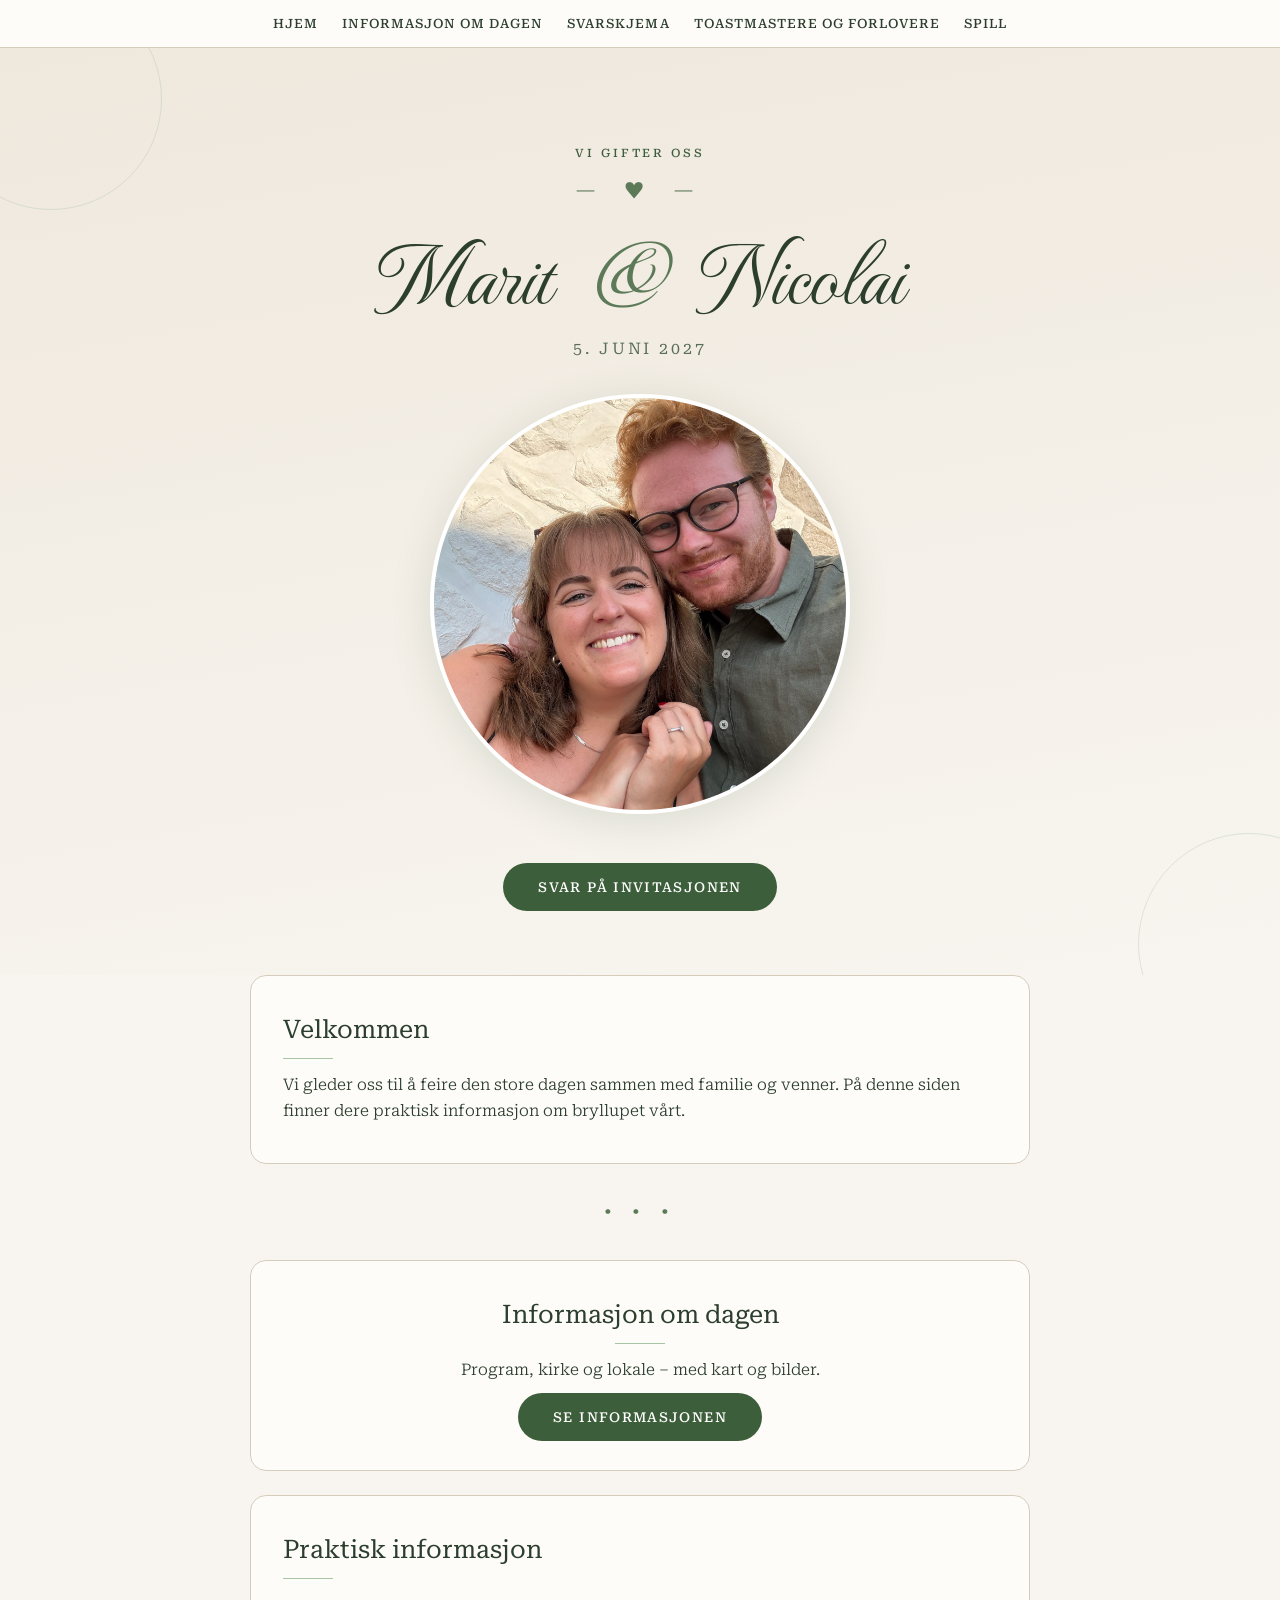
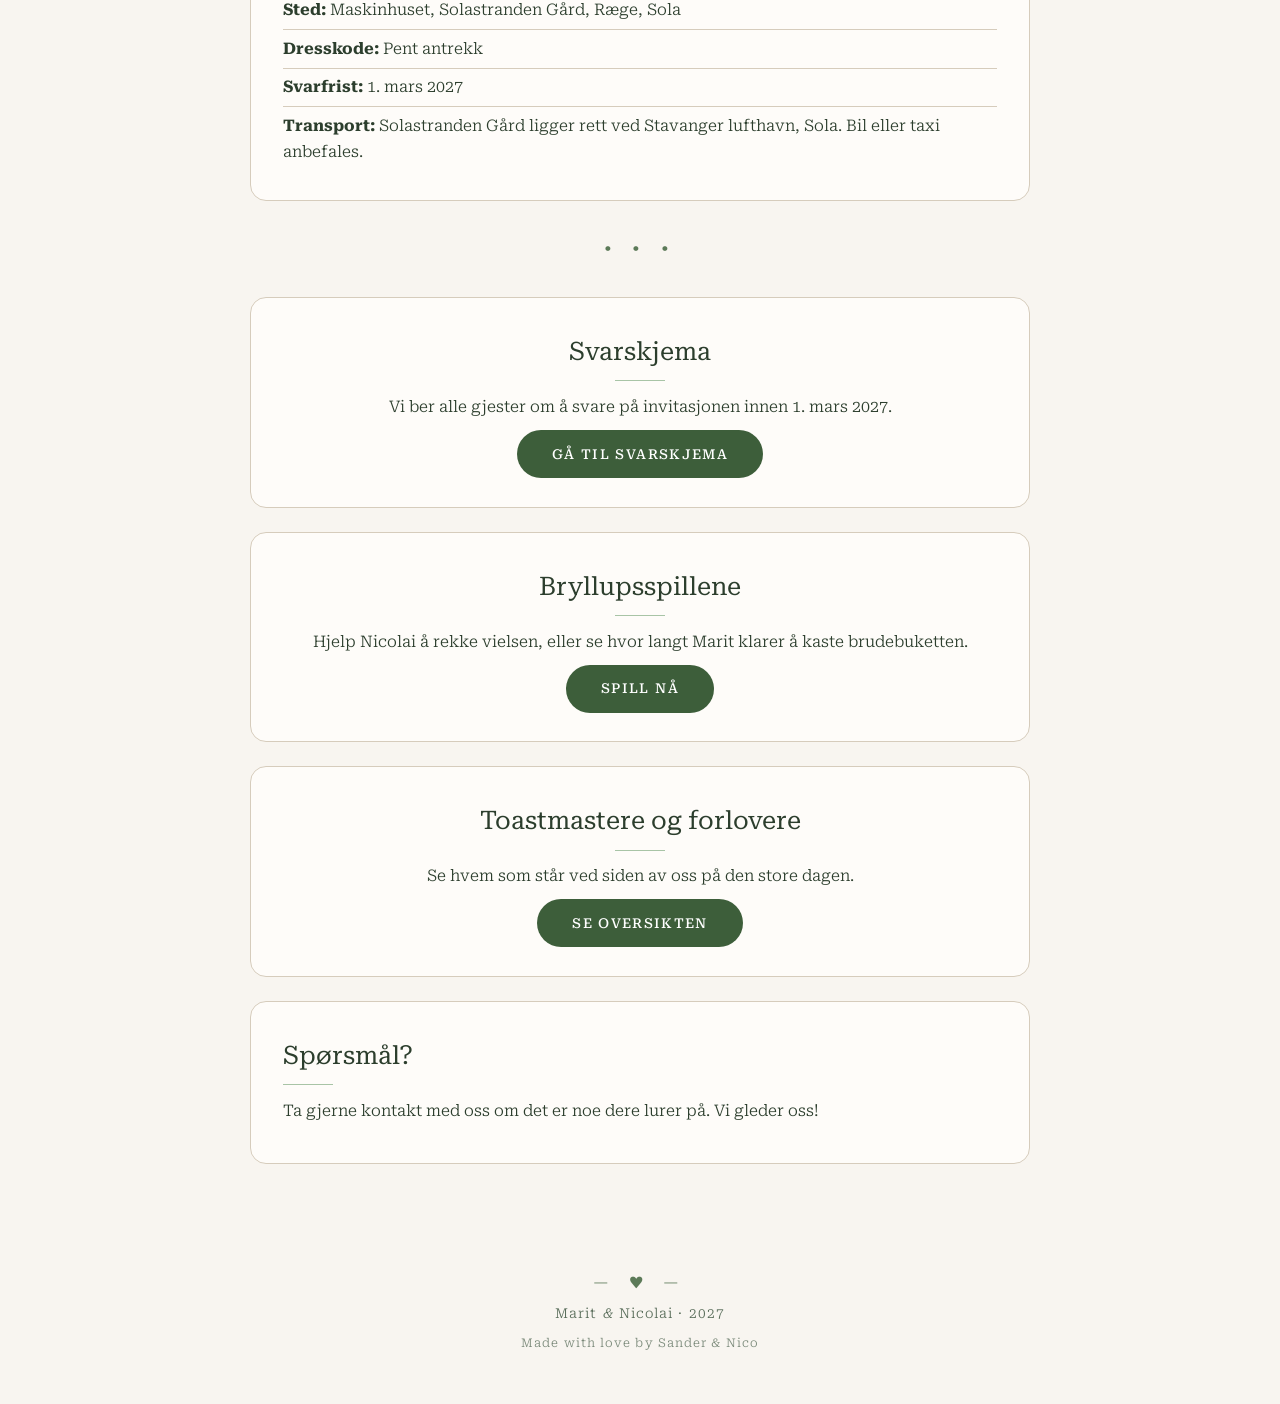
<file: index.html>
<!doctype html>
<html lang="no">
  <head>
    <meta charset="UTF-8" />
    <meta name="viewport" content="width=device-width, initial-scale=1.0" />
    <title>Marit & Nicolai – Bryllup 5. juni 2027</title>
    <meta
      name="description"
      content="Bryllupsside for Marit og Nicolai. Her finner du informasjon og svarskjema."
    />
    <link rel="stylesheet" href="./styles.css" />
  </head>
  <body>
    <nav class="site-nav">
      <a href="./index.html">Hjem</a>
      <a href="./informasjon.html">Informasjon om dagen</a>
      <a href="./svar.html">Svarskjema</a>
      <a href="./forlovere.html">Toastmastere og forlovere</a>
      <a href="./spill.html">Spill</a>
    </nav>
    <header class="hero">
      <p class="eyebrow">Vi gifter oss</p>
      <span class="ornament">&mdash; &hearts; &mdash;</span>
      <h1>Marit <span class="amp">&amp;</span> Nicolai</h1>
      <p class="date">5. juni 2027</p>

      <div class="hero-image-wrapper">
        <img
          class="hero-image"
          src="./E16C2062-75F1-47F8-884A-7CAD8B64A231.JPG"
          alt="Marit og Nicolai"
        />
      </div>

      <a class="button" href="./svar.html">Svar p&aring; invitasjonen</a>
    </header>

    <main class="container">
      <section class="card">
        <h2>Velkommen</h2>
        <p>
          Vi gleder oss til &aring; feire den store dagen sammen med familie og
          venner. P&aring; denne siden finner dere praktisk informasjon om
          bryllupet v&aring;rt.
        </p>
      </section>

      <span class="divider">&bull; &bull; &bull;</span>

      <section class="card center">
        <h2>Informasjon om dagen</h2>
        <p>Program, kirke og lokale &ndash; med kart og bilder.</p>
        <a class="button" href="./informasjon.html">Se informasjonen</a>
      </section>

      <section class="card">
        <h2>Praktisk informasjon</h2>
        <ul>
          <li><strong>Sted:</strong> Maskinhuset, Solastranden G&aring;rd, R&aelig;ge, Sola</li>
          <li><strong>Dresskode:</strong> Pent antrekk</li>
          <li><strong>Svarfrist:</strong> 1. mars 2027</li>
          <li><strong>Transport:</strong> Solastranden G&aring;rd ligger rett ved Stavanger lufthavn, Sola. Bil eller taxi anbefales.</li>
        </ul>
      </section>

      <span class="divider">&bull; &bull; &bull;</span>

      <section class="card center">
        <h2>Svarskjema</h2>
        <p>
          Vi ber alle gjester om &aring; svare p&aring; invitasjonen innen
          1. mars 2027.
        </p>
        <a class="button" href="./svar.html">G&aring; til svarskjema</a>
      </section>

      <section class="card center">
        <h2>Bryllupsspillene</h2>
        <p>
          Hjelp Nicolai &aring; rekke vielsen, eller se hvor langt Marit
          klarer &aring; kaste brudebuketten.
        </p>
        <a class="button" href="./spill.html">Spill n&aring;</a>
      </section>

      <section class="card center">
        <h2>Toastmastere og forlovere</h2>
        <p>Se hvem som st&aring;r ved siden av oss p&aring; den store dagen.</p>
        <a class="button" href="./forlovere.html">Se oversikten</a>
      </section>

      <section class="card">
        <h2>Sp&oslash;rsm&aring;l?</h2>
        <p>
          Ta gjerne kontakt med oss om det er noe dere lurer p&aring;.
          Vi gleder oss!
        </p>
      </section>
    </main>

    <footer class="footer">
      <span class="ornament">&mdash; &hearts; &mdash;</span>
      <p>Marit <em>&amp;</em> Nicolai &middot; 2027</p>
      <p class="footer-credit">Made with love by Sander &amp; Nico</p>
    </footer>
  </body>
</html>
</file>
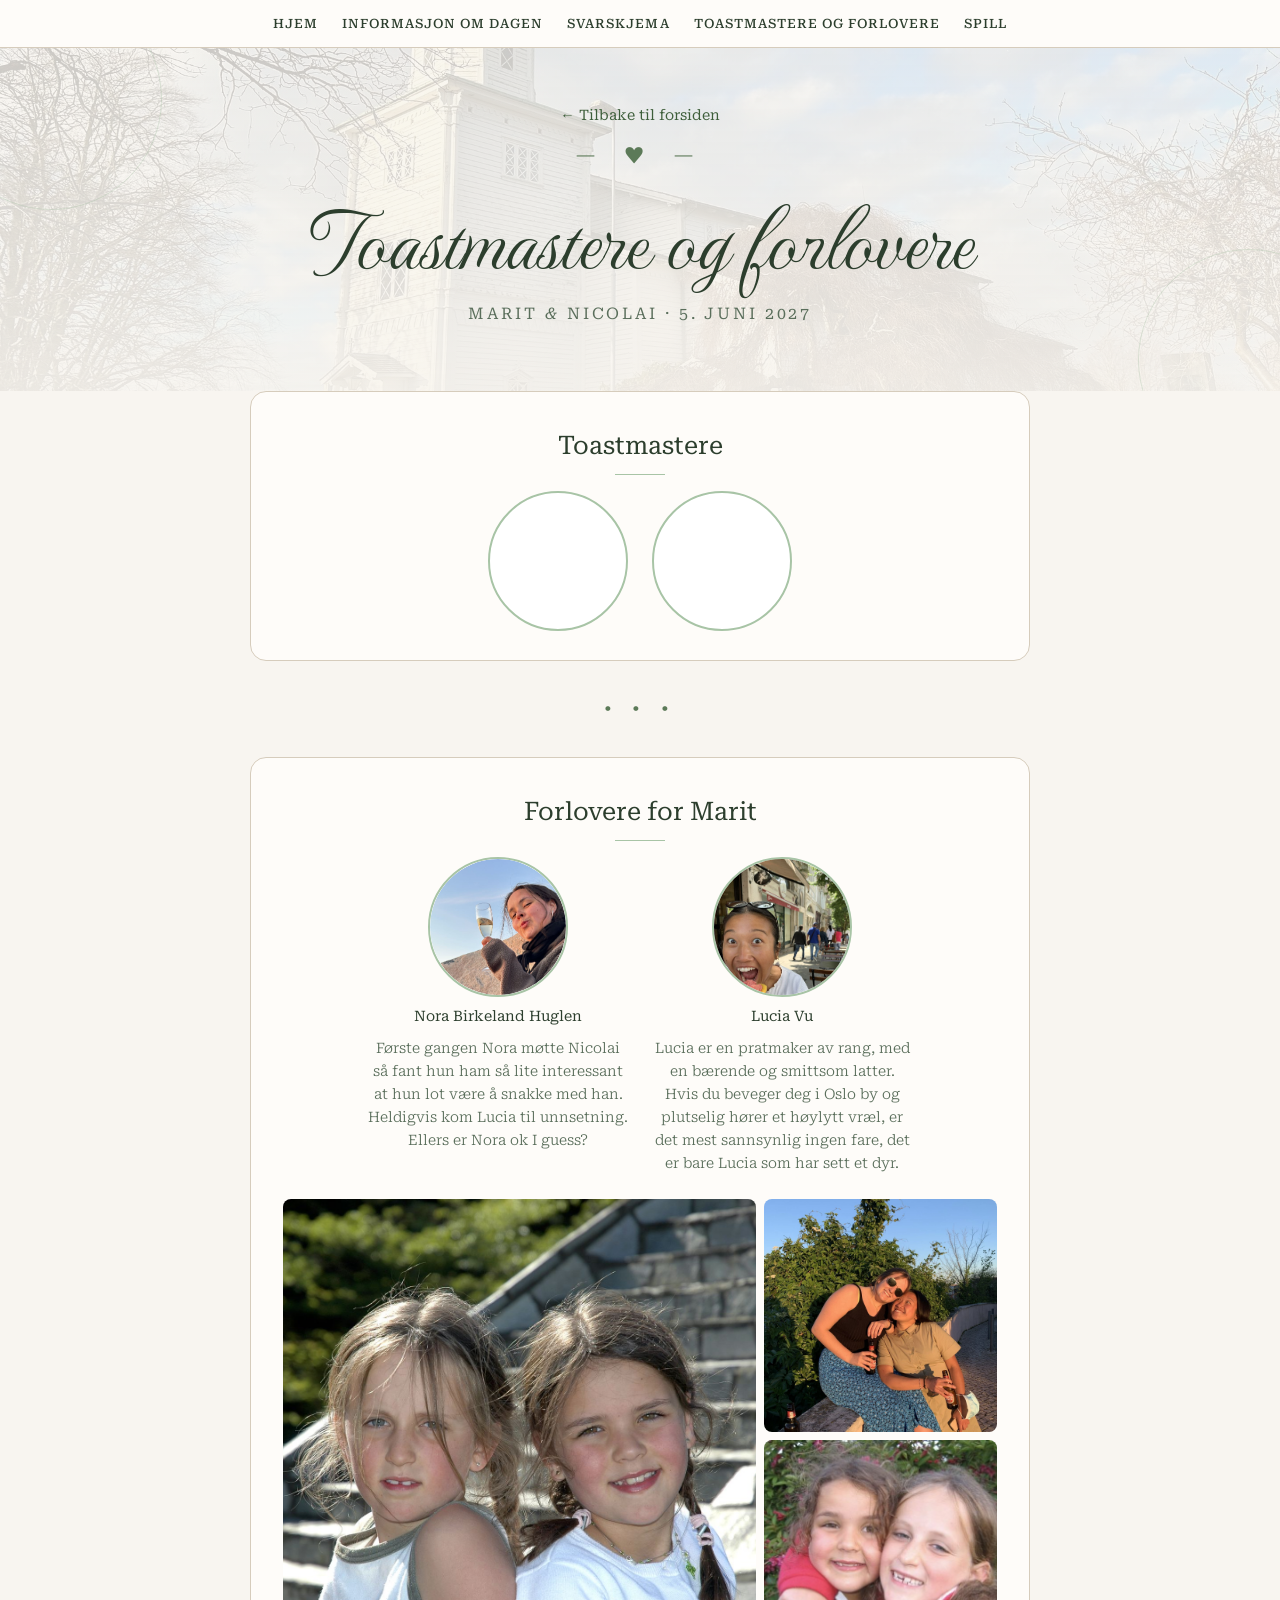
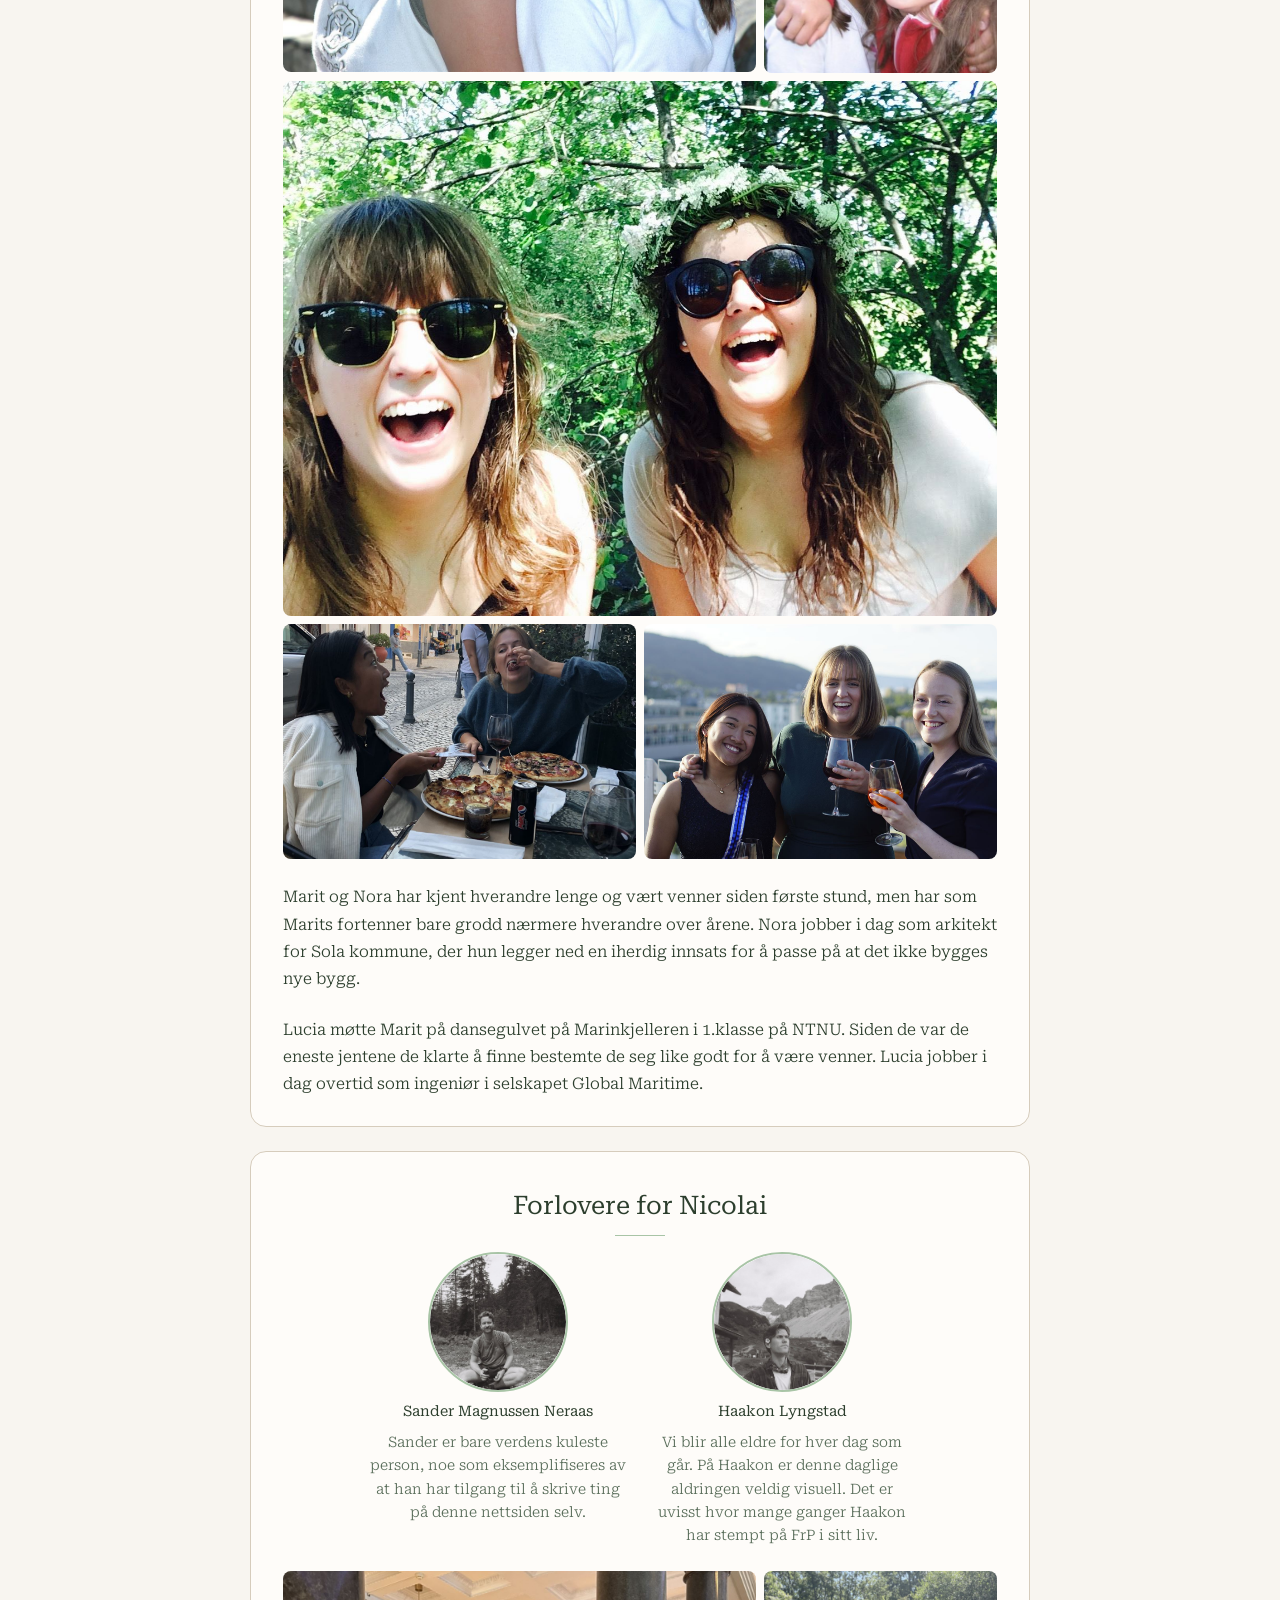
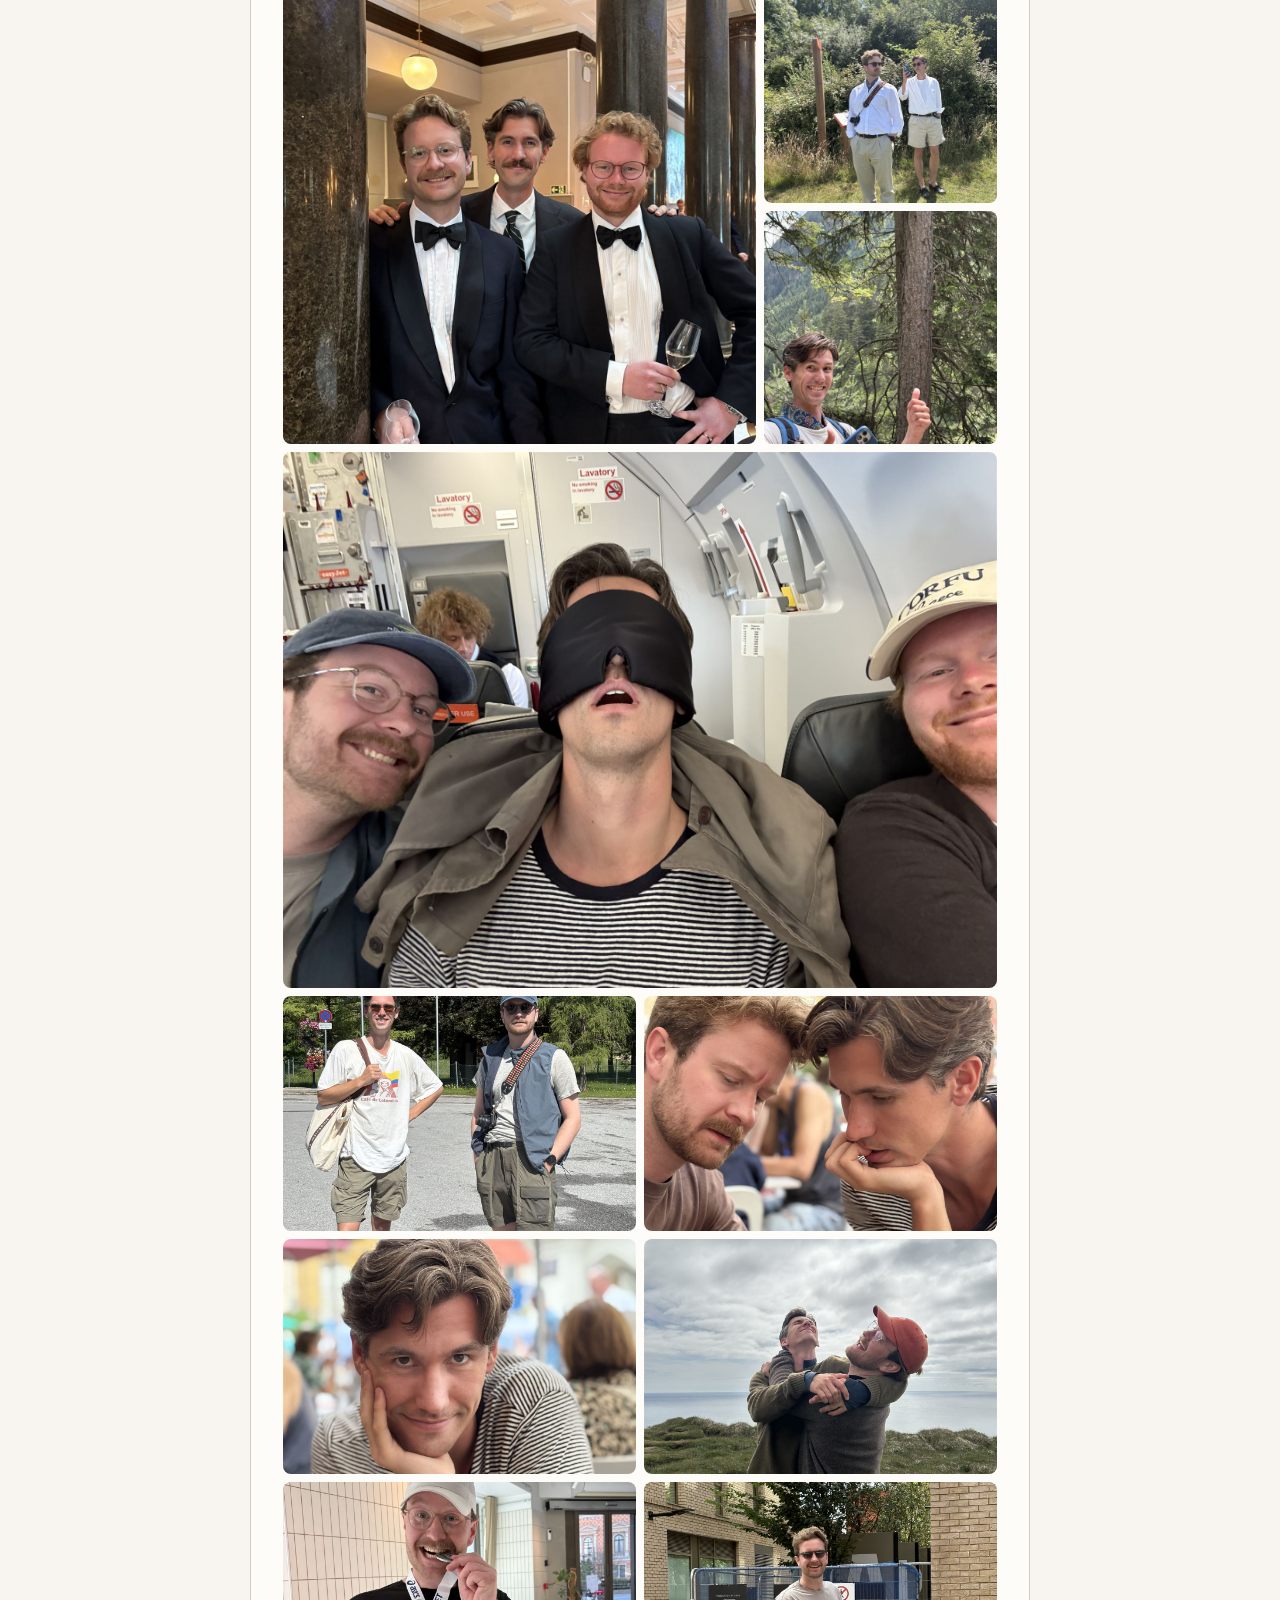
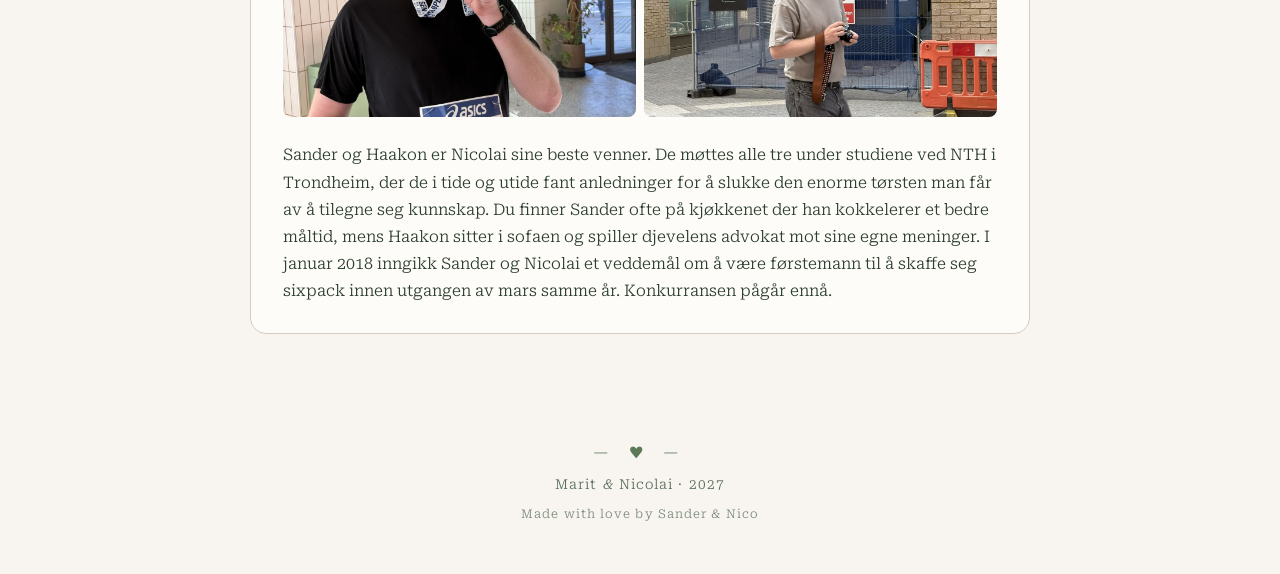
<file: forlovere.html>
<!doctype html>
<html lang="no">
  <head>
    <meta charset="UTF-8" />
    <meta name="viewport" content="width=device-width, initial-scale=1.0" />
    <title>Toastmastere og forlovere &ndash; Marit &amp; Nicolai</title>
    <meta
      name="description"
      content="Toastmastere og forlovere for bryllupet til Marit og Nicolai."
    />
    <link rel="stylesheet" href="./styles.css" />
  </head>
  <body>
    <nav class="site-nav">
      <a href="./index.html">Hjem</a>
      <a href="./informasjon.html">Informasjon om dagen</a>
      <a href="./svar.html">Svarskjema</a>
      <a href="./forlovere.html">Toastmastere og forlovere</a>
      <a href="./spill.html">Spill</a>
    </nav>
    <header class="hero hero-small hero-banner">
      <p class="eyebrow">
        <a href="./index.html" class="back-link">&larr; Tilbake til forsiden</a>
      </p>
      <span class="ornament">&mdash; &hearts; &mdash;</span>
      <h1>Toastmastere og forlovere</h1>
      <p class="date">Marit <em>&amp;</em> Nicolai &middot; 5. juni 2027</p>
    </header>

    <main class="container">
      <section class="card center">
        <h2>Toastmastere</h2>
        <div class="ring-grid">
          <div class="ring" aria-hidden="true"></div>
          <div class="ring" aria-hidden="true"></div>
        </div>
      </section>

      <span class="divider">&bull; &bull; &bull;</span>

      <section class="card center">
        <h2>Forlovere for Marit</h2>
        <div class="ring-grid">
          <figure class="person person-bio">
            <div class="ring">
              <img src="./bilder/Lucia%26Nora/IMG_5450.JPEG" alt="Nora Birkeland Huglen" />
            </div>
            <figcaption>Nora Birkeland Huglen</figcaption>
            <p>Første gangen Nora møtte Nicolai så fant hun ham så lite interessant at hun lot være å snakke med han. Heldigvis kom Lucia til unnsetning. Ellers er Nora ok I guess?</p>
          </figure>
          <figure class="person person-bio">
            <div class="ring">
              <img src="./bilder/Lucia%26Nora/IMG_7027.JPEG" alt="Lucia Vu" style="transform: translateX(4%) scale(1.1)" />
            </div>
            <figcaption>Lucia Vu</figcaption>
            <p>Lucia er en pratmaker av rang, med en bærende og smittsom latter. Hvis du beveger deg i Oslo by og plutselig hører et høylytt vræl, er det mest sannsynlig ingen fare, det er bare Lucia som har sett et dyr.</p>
          </figure>
        </div>
        <div class="collage">
          <img class="collage-big" src="./bilder/Lucia%26Nora/DSC_0093.JPEG" alt="" loading="lazy" />
          <img class="collage-small" src="./bilder/Lucia%26Nora/IMG_5144.JPEG" alt="" loading="lazy" />
          <img class="collage-small" src="./bilder/Lucia%26Nora/IMG_4784.JPG" alt="" loading="lazy" />
          <img class="collage-wide" src="./bilder/Lucia%26Nora/IMG_6780.jpg" alt="" loading="lazy" />
          <img class="collage-half" src="./bilder/Lucia%26Nora/IMG_5451.JPEG" alt="" loading="lazy" />
          <img class="collage-half" src="./bilder/Lucia%26Nora/_DSC7382.JPEG" alt="" loading="lazy" />
        </div>
        <p class="bio-text">Marit og Nora har kjent hverandre lenge og vært venner siden første stund, men har som Marits fortenner bare grodd nærmere hverandre over årene. Nora jobber i dag som arkitekt for Sola kommune, der hun legger ned en iherdig innsats for å passe på at det ikke bygges nye bygg.</p>
        <p class="bio-text">Lucia møtte Marit på dansegulvet på Marinkjelleren i 1.klasse på NTNU. Siden de var de eneste jentene de klarte å finne bestemte de seg like godt for å være venner. Lucia jobber i dag overtid som ingeniør i selskapet Global Maritime.</p>
      </section>

      <section class="card center">
        <h2>Forlovere for Nicolai</h2>
        <div class="ring-grid">
          <figure class="person person-bio">
            <div class="ring">
              <img src="./bilder/Sander%26Haakon/R1-01843-0050.JPEG" alt="Sander Magnussen Neraas" />
            </div>
            <figcaption>Sander Magnussen Neraas</figcaption>
            <p>Sander er bare verdens kuleste person, noe som eksemplifiseres av at han har tilgang til å skrive ting på denne nettsiden selv.</p>
          </figure>
          <figure class="person person-bio">
            <div class="ring">
              <img src="./bilder/Sander%26Haakon/R1-01843-0044.JPG" alt="Haakon Lyngstad" style="object-position: center 20%" />
            </div>
            <figcaption>Haakon Lyngstad</figcaption>
            <p>Vi blir alle eldre for hver dag som går. På Haakon er denne daglige aldringen veldig visuell. Det er uvisst hvor mange ganger Haakon har stempt på FrP i sitt liv.</p>
          </figure>
        </div>
        <div class="collage">
          <img class="collage-big" src="./bilder/Sander%26Haakon/IMG_8206.jpeg" alt="" loading="lazy" />
          <img class="collage-small" src="./bilder/Sander%26Haakon/IMG_0092.jpeg" alt="" loading="lazy" />
          <img class="collage-small" src="./bilder/Sander%26Haakon/IMG_0213.jpeg" alt="" loading="lazy" />
          <img class="collage-wide" src="./bilder/Sander%26Haakon/IMG_0175.jpeg" alt="" loading="lazy" />
          <img class="collage-half" src="./bilder/Sander%26Haakon/IMG_0257.jpeg" alt="" loading="lazy" />
          <img class="collage-half" src="./bilder/Sander%26Haakon/IMG_0267.jpeg" alt="" loading="lazy" />
          <img class="collage-half" src="./bilder/Sander%26Haakon/IMG_0270.jpeg" alt="" loading="lazy" />
          <img class="collage-half" src="./bilder/Sander%26Haakon/IMG_1080.jpeg" alt="" loading="lazy" />
          <img class="collage-half" src="./bilder/Sander%26Haakon/IMG_1248.JPEG" alt="" loading="lazy" />
          <img class="collage-half" src="./bilder/Sander%26Haakon/IMG_0064.JPEG" alt="" loading="lazy" />
        </div>
        <p class="bio-text">Sander og Haakon er Nicolai sine beste venner. De møttes alle tre under studiene ved NTH i Trondheim, der de i tide og utide fant anledninger for å slukke den enorme tørsten man får av å tilegne seg kunnskap. Du finner Sander ofte på kjøkkenet der han kokkelerer et bedre måltid, mens Haakon sitter i sofaen og spiller djevelens advokat mot sine egne meninger. I januar 2018 inngikk Sander og Nicolai et veddemål om å være førstemann til å skaffe seg sixpack innen utgangen av mars samme år. Konkurransen pågår ennå.</p>
      </section>
    </main>

    <footer class="footer">
      <span class="ornament">&mdash; &hearts; &mdash;</span>
      <p>Marit <em>&amp;</em> Nicolai &middot; 2027</p>
      <p class="footer-credit">Made with love by Sander &amp; Nico</p>
    </footer>
  </body>
</html>
</file>
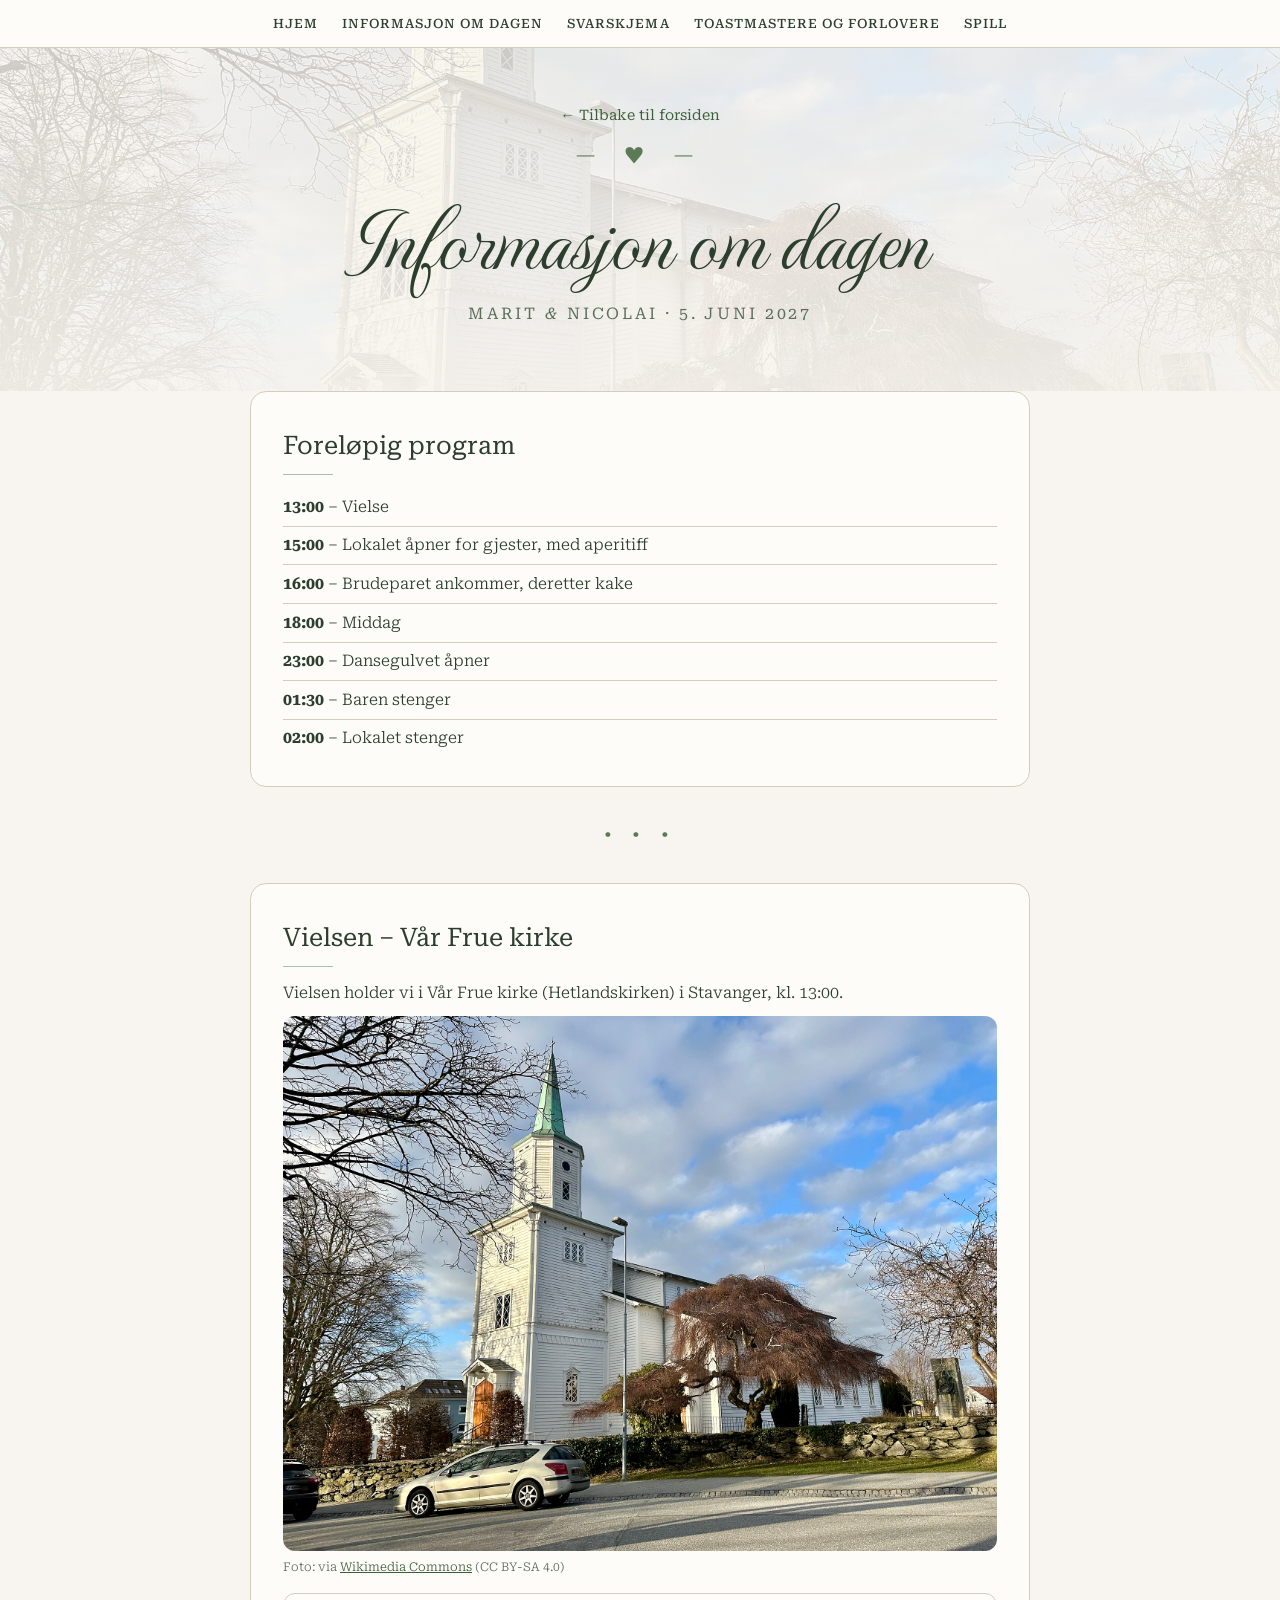
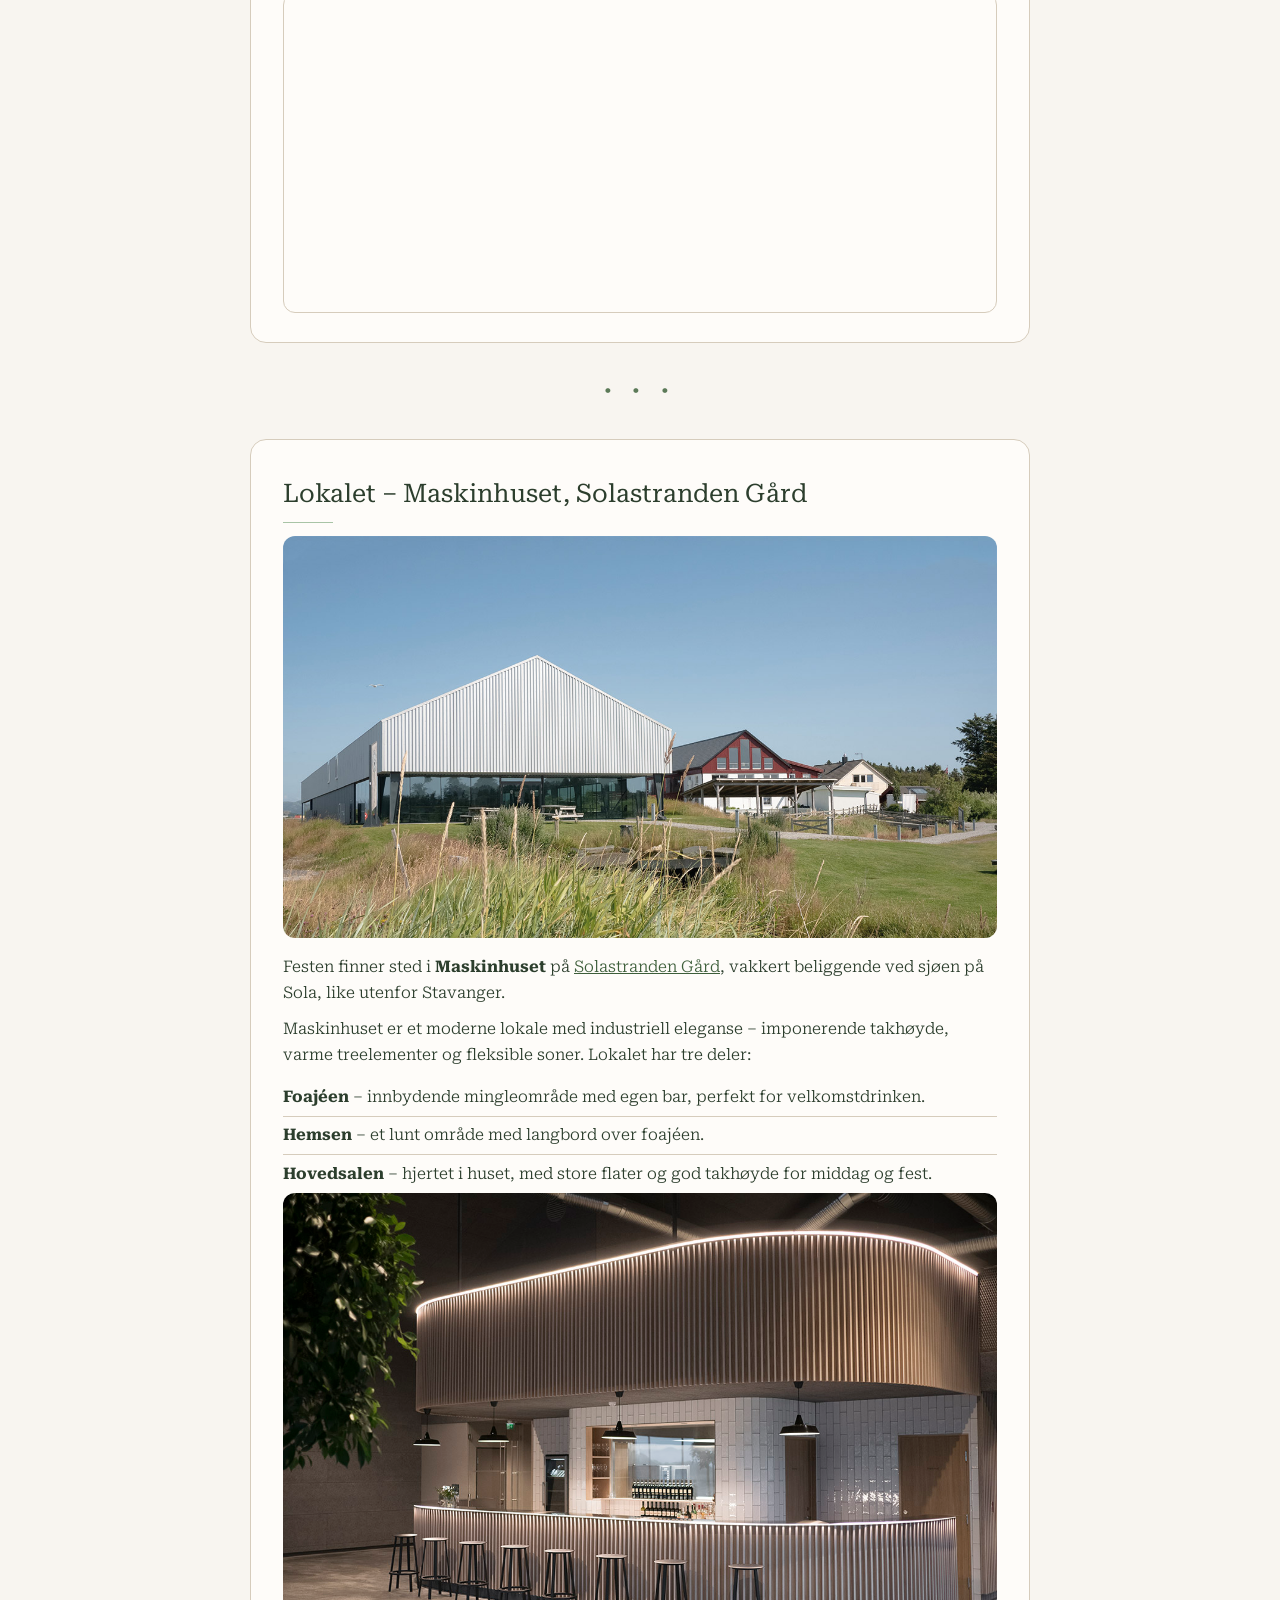
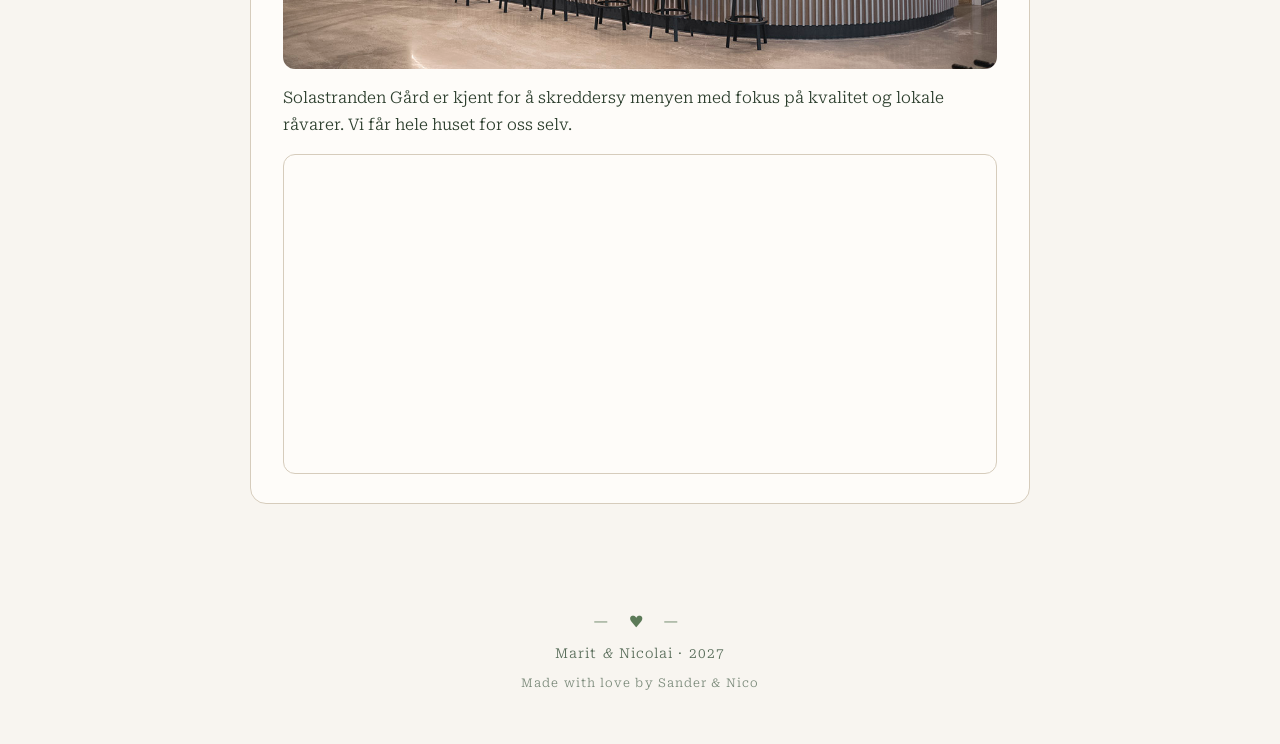
<file: informasjon.html>
<!doctype html>
<html lang="no">
  <head>
    <meta charset="UTF-8" />
    <meta name="viewport" content="width=device-width, initial-scale=1.0" />
    <title>Informasjon om dagen &ndash; Marit &amp; Nicolai</title>
    <meta
      name="description"
      content="Program, kirke og lokale for bryllupet til Marit og Nicolai."
    />
    <link rel="stylesheet" href="./styles.css" />
  </head>
  <body>
    <nav class="site-nav">
      <a href="./index.html">Hjem</a>
      <a href="./informasjon.html">Informasjon om dagen</a>
      <a href="./svar.html">Svarskjema</a>
      <a href="./forlovere.html">Toastmastere og forlovere</a>
      <a href="./spill.html">Spill</a>
    </nav>
    <header class="hero hero-small hero-banner">
      <p class="eyebrow">
        <a href="./index.html" class="back-link">&larr; Tilbake til forsiden</a>
      </p>
      <span class="ornament">&mdash; &hearts; &mdash;</span>
      <h1>Informasjon om dagen</h1>
      <p class="date">Marit <em>&amp;</em> Nicolai &middot; 5. juni 2027</p>
    </header>

    <main class="container">
      <section class="card">
        <h2>Forel&oslash;pig program</h2>
        <ul>
          <li><strong>13:00</strong> &ndash; Vielse</li>
          <li><strong>15:00</strong> &ndash; Lokalet &aring;pner for gjester, med aperitiff</li>
          <li><strong>16:00</strong> &ndash; Brudeparet ankommer, deretter kake</li>
          <li><strong>18:00</strong> &ndash; Middag</li>
          <li><strong>23:00</strong> &ndash; Dansegulvet &aring;pner</li>
          <li><strong>01:30</strong> &ndash; Baren stenger</li>
          <li><strong>02:00</strong> &ndash; Lokalet stenger</li>
        </ul>
      </section>

      <span class="divider">&bull; &bull; &bull;</span>

      <section class="card">
        <h2>Vielsen &ndash; V&aring;r Frue kirke</h2>
        <p>Vielsen holder vi i V&aring;r Frue kirke (Hetlandskirken) i Stavanger, kl. 13:00.</p>
        <figure class="photo">
          <img src="./bilder/hetlandskirken.jpg" alt="Hetlandskirken, Vår Frue kirke i Stavanger" />
          <figcaption>
            Foto: via
            <a href="https://commons.wikimedia.org/wiki/File:Frue_kirke_(Hetlandskirken)_1854_Jelsagata_Storhaug_Hetland_gravlund_Church_Stavanger_Norway_2023-03-20_IMG_8814.jpg" target="_blank" rel="noopener">Wikimedia Commons</a> (CC BY-SA 4.0)
          </figcaption>
        </figure>
        <iframe
          class="map"
          title="Kart over V&aring;r Frue kirke (Hetlandskirken)"
          src="https://maps.google.com/maps?q=Hetlandskirken%2C%20Jelsagata%2C%20Stavanger&amp;output=embed"
          loading="lazy"
          referrerpolicy="no-referrer-when-downgrade"
          allowfullscreen
        ></iframe>
      </section>

      <span class="divider">&bull; &bull; &bull;</span>

      <section class="card">
        <h2>Lokalet &ndash; Maskinhuset, Solastranden G&aring;rd</h2>
        <figure class="photo">
          <img src="./bilder/maskinhuset-utenfra.jpg" alt="Maskinhuset og Solastranden G&aring;rd sett utenfra" />
        </figure>
        <p>
          Festen finner sted i <strong>Maskinhuset</strong> p&aring;
          <a href="https://www.solastrandengaard.no/maskinhuset" target="_blank" rel="noopener">
            Solastranden G&aring;rd</a>, vakkert beliggende ved sj&oslash;en
          p&aring; Sola, like utenfor Stavanger.
        </p>
        <p>
          Maskinhuset er et moderne lokale med industriell eleganse &ndash;
          imponerende takh&oslash;yde, varme treelementer og fleksible soner.
          Lokalet har tre deler:
        </p>
        <ul>
          <li><strong>Foaj&eacute;en</strong> &ndash; innbydende mingleomr&aring;de med egen bar, perfekt for velkomstdrinken.</li>
          <li><strong>Hemsen</strong> &ndash; et lunt omr&aring;de med langbord over foaj&eacute;en.</li>
          <li><strong>Hovedsalen</strong> &ndash; hjertet i huset, med store flater og god takh&oslash;yde for middag og fest.</li>
        </ul>
        <figure class="photo">
          <img src="./bilder/maskinhuset-innenfra.jpg" alt="Baren i Maskinhuset" />
        </figure>
        <p>
          Solastranden G&aring;rd er kjent for &aring; skreddersy menyen med
          fokus p&aring; kvalitet og lokale r&aring;varer. Vi f&aring;r hele
          huset for oss selv.
        </p>
        <iframe
          class="map"
          title="Kart over Maskinhuset, Solastranden G&aring;rd"
          src="https://maps.google.com/maps?q=Solastranden%20G%C3%A5rd%2C%20Nordsj%C3%B8vegen%20299%2C%204053%20R%C3%A6ge&amp;z=12&amp;output=embed"
          loading="lazy"
          referrerpolicy="no-referrer-when-downgrade"
          allowfullscreen
        ></iframe>
      </section>
    </main>

    <footer class="footer">
      <span class="ornament">&mdash; &hearts; &mdash;</span>
      <p>Marit <em>&amp;</em> Nicolai &middot; 2027</p>
      <p class="footer-credit">Made with love by Sander &amp; Nico</p>
    </footer>
  </body>
</html>
</file>
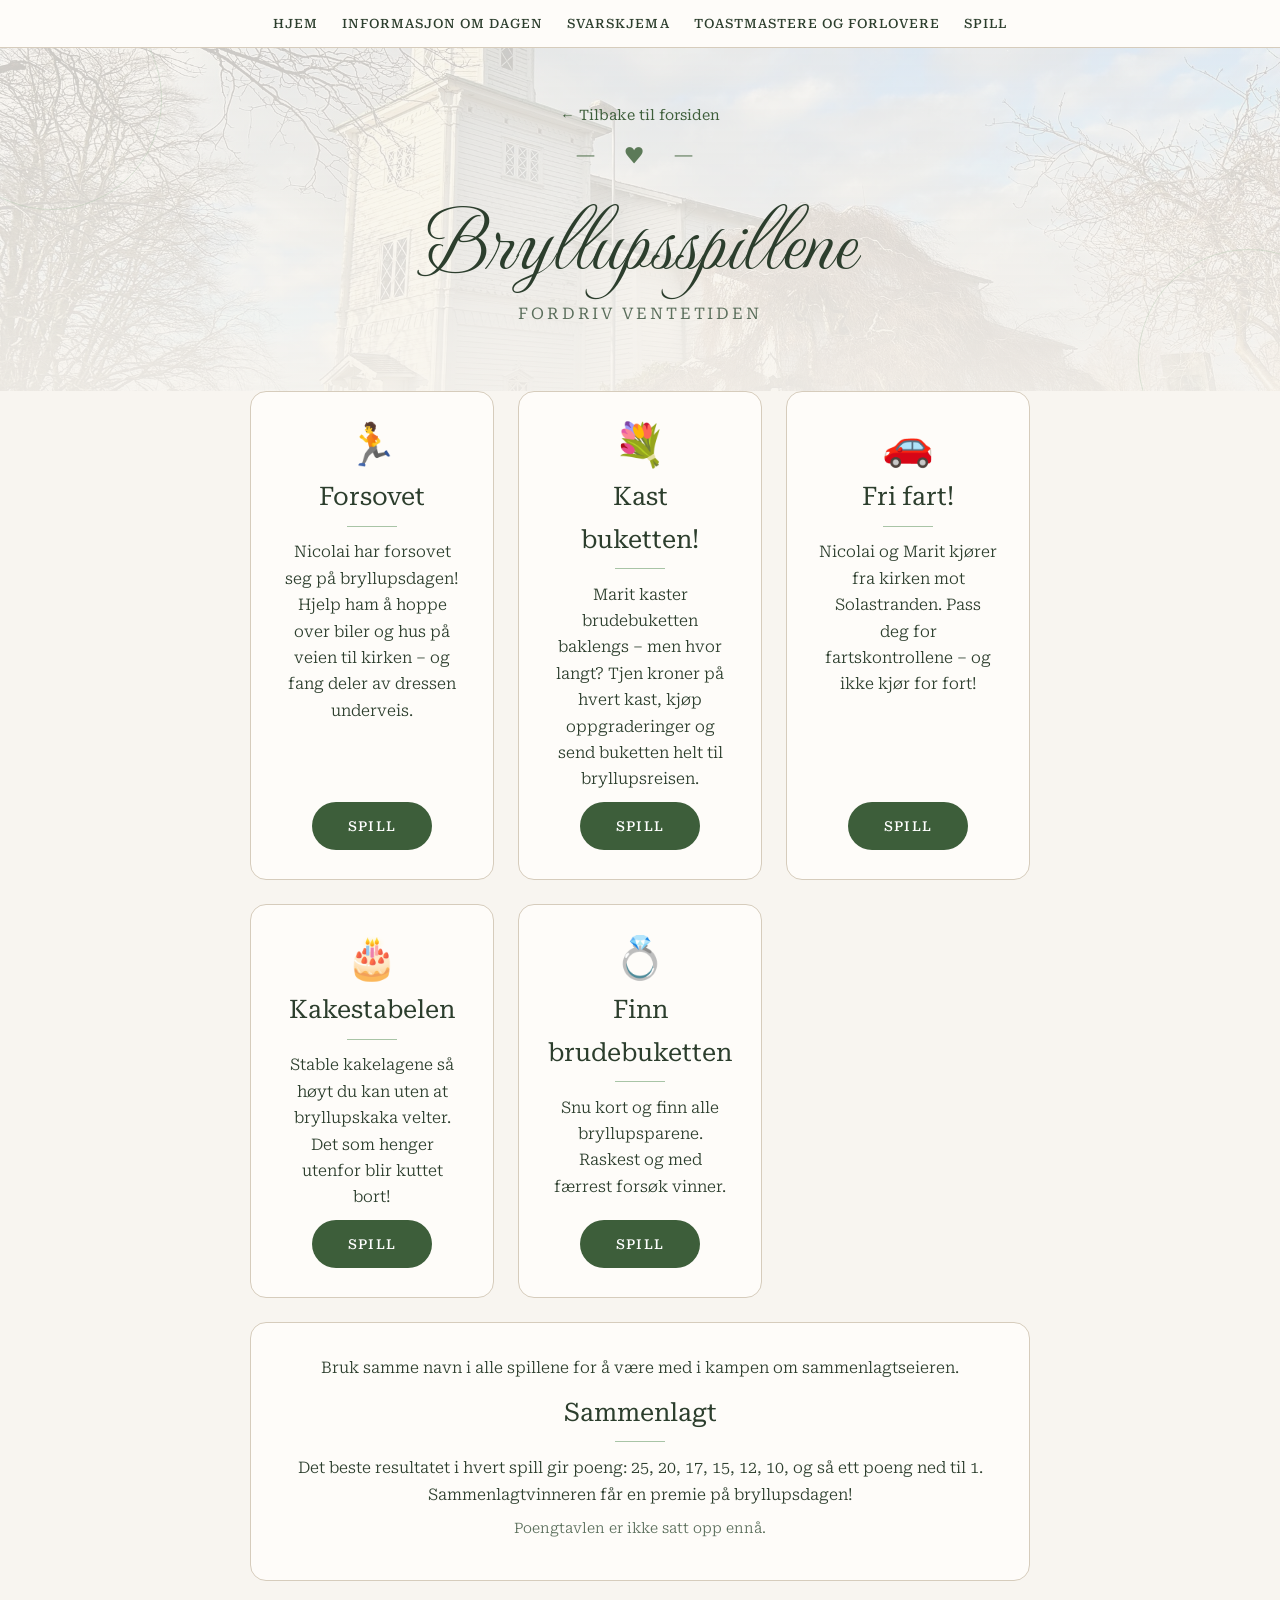
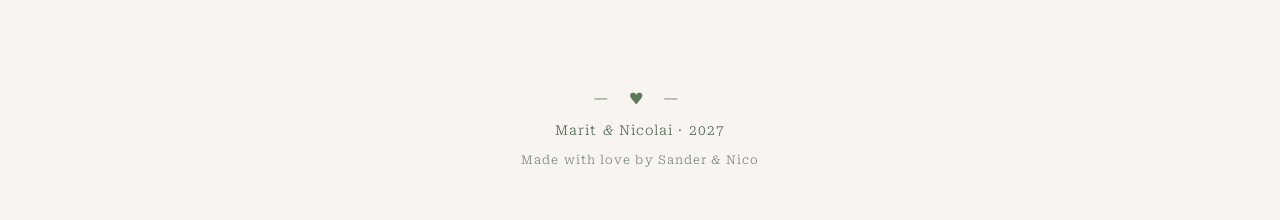
<file: spill.html>
<!doctype html>
<html lang="no">
  <head>
    <meta charset="UTF-8" />
    <meta name="viewport" content="width=device-width, initial-scale=1.0" />
    <title>Bryllupsspillene – Marit & Nicolai</title>
    <link rel="stylesheet" href="./styles.css" />
    <link rel="stylesheet" href="./spill/spill.css" />
    <link rel="stylesheet" href="./spill/scoreboard.css" />
  </head>
  <body>
    <nav class="site-nav">
      <a href="./index.html">Hjem</a>
      <a href="./informasjon.html">Informasjon om dagen</a>
      <a href="./svar.html">Svarskjema</a>
      <a href="./forlovere.html">Toastmastere og forlovere</a>
      <a href="./spill.html">Spill</a>
    </nav>
    <header class="hero hero-small hero-banner">
      <p class="eyebrow">
        <a href="./index.html" class="back-link">&larr; Tilbake til forsiden</a>
      </p>
      <span class="ornament">&mdash; &hearts; &mdash;</span>
      <h1>Bryllupsspillene</h1>
      <p class="date">Fordriv ventetiden</p>
    </header>

    <main class="container">
      <div class="game-list">
        <section class="card center game-card">
          <span class="game-icon">&#127939;</span>
          <h2>Forsovet</h2>
          <p>
            Nicolai har forsovet seg p&aring; bryllupsdagen! Hjelp ham &aring;
            hoppe over biler og hus p&aring; veien til kirken &ndash; og fang
            deler av dressen underveis.
          </p>
          <a class="button" href="./spill/nicolai.html">Spill</a>
        </section>

        <section class="card center game-card">
          <span class="game-icon">&#128144;</span>
          <h2>Kast buketten!</h2>
          <p>
            Marit kaster brudebuketten baklengs &ndash; men hvor langt? Tjen
            kroner p&aring; hvert kast, kj&oslash;p oppgraderinger og send
            buketten helt til bryllupsreisen.
          </p>
          <a class="button" href="./spill/bukett.html">Spill</a>
        </section>

        <section class="card center game-card">
          <span class="game-icon">&#128663;</span>
          <h2>Fri fart!</h2>
          <p>
            Nicolai og Marit kj&oslash;rer fra kirken mot Solastranden. Pass deg
            for fartskontrollene &ndash; og ikke kj&oslash;r for fort!
          </p>
          <a class="button" href="./spill/racer.html">Spill</a>
        </section>

        <section class="card center game-card">
          <span class="game-icon">&#127874;</span>
          <h2>Kakestabelen</h2>
          <p>Stable kakelagene s&aring; h&oslash;yt du kan uten at bryllupskaka velter. Det som henger utenfor blir kuttet bort!</p>
          <a class="button" href="./spill/kakestabelen.html">Spill</a>
        </section>

        <section class="card center game-card">
          <span class="game-icon">&#128141;</span>
          <h2>Finn brudebuketten</h2>
          <p>Snu kort og finn alle bryllupsparene. Raskest og med f&aelig;rrest fors&oslash;k vinner.</p>
          <a class="button" href="./spill/finn-brudebuketten.html">Spill</a>
        </section>
      </div>

      <section class="card center">
        <p>Bruk samme navn i alle spillene for &aring; v&aelig;re med i kampen om sammenlagtseieren.</p>
        <div id="samlet"></div>
      </section>
    </main>

    <footer class="footer">
      <span class="ornament">&mdash; &hearts; &mdash;</span>
      <p>Marit <em>&amp;</em> Nicolai &middot; 2027</p>
      <p class="footer-credit">Made with love by Sander &amp; Nico</p>
    </footer>

    <script src="./script.js"></script>
    <script src="./spill/scoreboard.js"></script>
    <script>
      if (window.Scoreboard) Scoreboard.renderOverall(document.getElementById("samlet"));
    </script>
  </body>
</html>
</file>
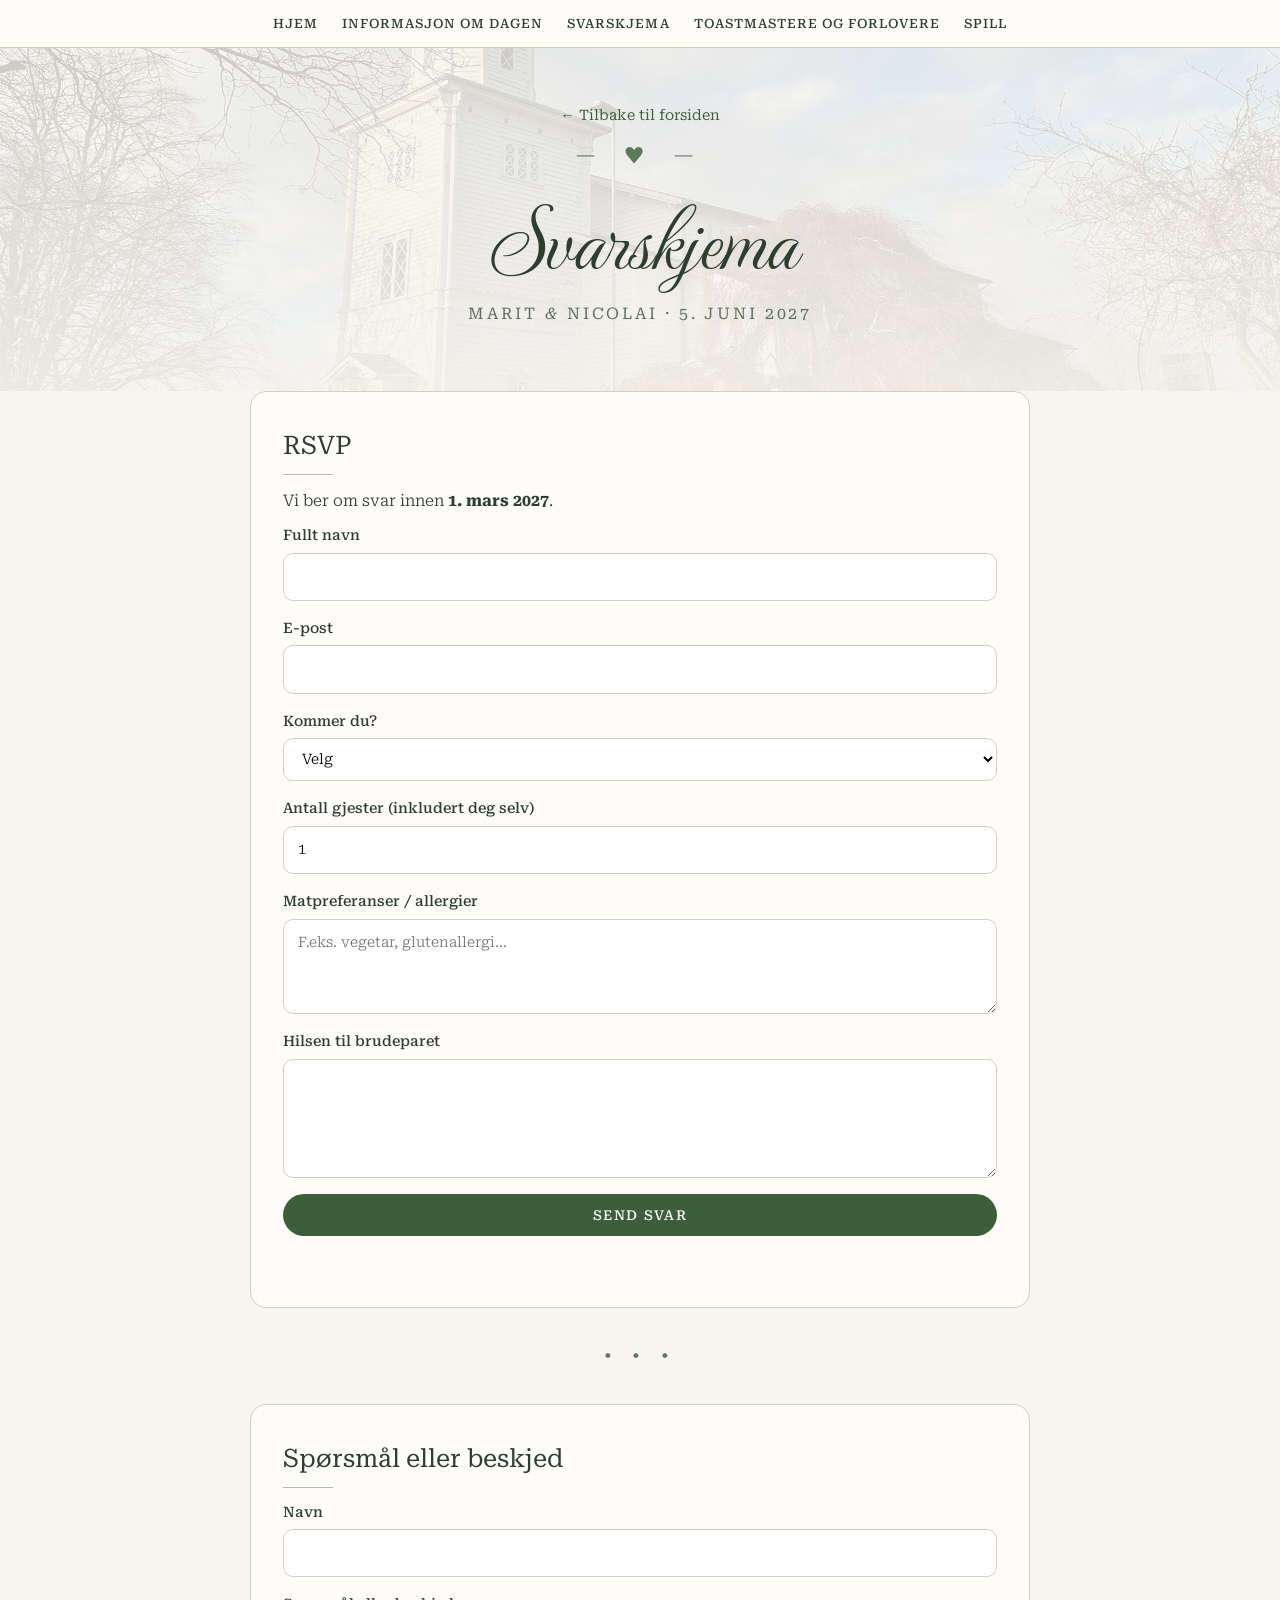
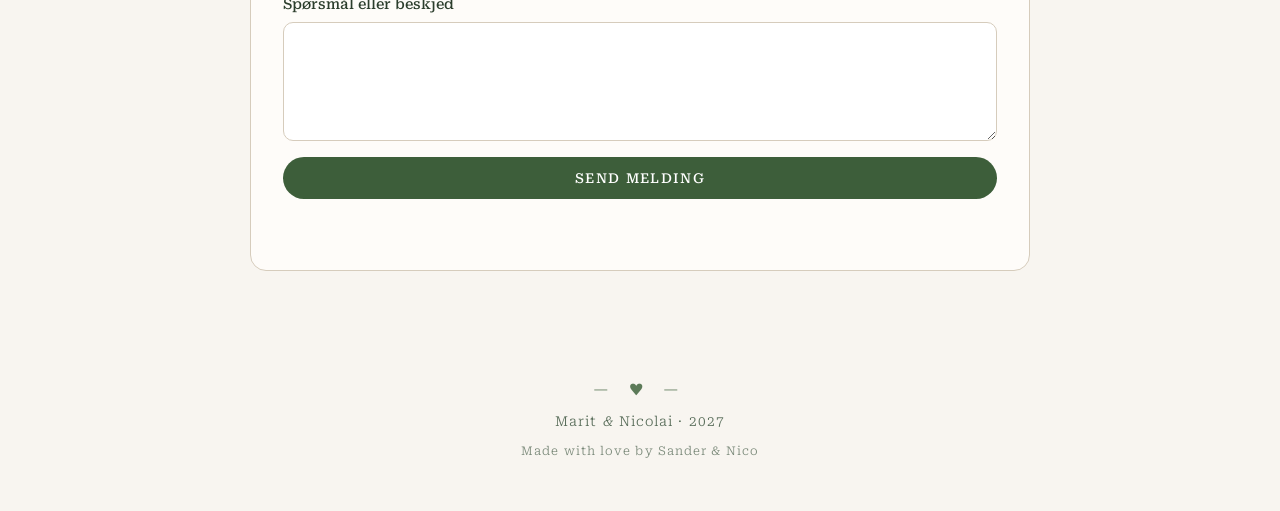
<file: svar.html>
<!doctype html>
<html lang="no">
  <head>
    <meta charset="UTF-8" />
    <meta name="viewport" content="width=device-width, initial-scale=1.0" />
    <title>Svarskjema &ndash; Marit & Nicolai</title>
    <meta
      name="description"
      content="Svar p&aring; bryllupsinvitasjonen til Marit og Nicolai."
    />
    <link rel="stylesheet" href="./styles.css" />
  </head>
  <body>
    <nav class="site-nav">
      <a href="./index.html">Hjem</a>
      <a href="./informasjon.html">Informasjon om dagen</a>
      <a href="./svar.html">Svarskjema</a>
      <a href="./forlovere.html">Toastmastere og forlovere</a>
      <a href="./spill.html">Spill</a>
    </nav>
    <header class="hero hero-small hero-banner">
      <p class="eyebrow">
        <a href="./index.html" class="back-link">&larr; Tilbake til forsiden</a>
      </p>
      <span class="ornament">&mdash; &hearts; &mdash;</span>
      <h1>Svarskjema</h1>
      <p class="date">Marit <em>&amp;</em> Nicolai &middot; 5. juni 2027</p>
    </header>

    <main class="container">
      <section class="card">
        <h2>RSVP</h2>
        <p>Vi ber om svar innen <strong>1. mars 2027</strong>.</p>
        <form id="rsvp-form" class="form">
          <label>
            Fullt navn
            <input type="text" name="navn" required />
          </label>

          <label>
            E-post
            <input type="email" name="epost" required />
          </label>

          <label>
            Kommer du?
            <select name="deltakelse" required>
              <option value="">Velg</option>
              <option value="Ja">Ja, jeg kommer</option>
              <option value="Nei">Nei, dessverre</option>
            </select>
          </label>

          <div id="sikker-felt" hidden>
            <label>
              Er du sikker??
              <select id="sikker-svar" name="sikker">
                <option value="">Velg</option>
                <option value="Ja">Ja</option>
                <option value="Nei">Nei</option>
              </select>
            </label>
            <p id="sikker-melding" class="status" hidden>
              Feil svar, du er p&aring;meldt! Vi gleder oss til &aring; se deg!
            </p>
          </div>

          <label>
            Antall gjester (inkludert deg selv)
            <input type="number" name="antall" min="1" max="10" value="1" />
          </label>

          <label>
            Matpreferanser / allergier
            <textarea
              name="matpreferanser"
              rows="3"
              placeholder="F.eks. vegetar, glutenallergi..."
            ></textarea>
          </label>

          <label>
            Hilsen til brudeparet
            <textarea name="hilsen" rows="4"></textarea>
          </label>

          <button type="submit" class="button">Send svar</button>
          <p id="rsvp-status" class="status" aria-live="polite"></p>
        </form>
      </section>

      <span class="divider">&bull; &bull; &bull;</span>

      <section class="card">
        <h2>Sp&oslash;rsm&aring;l eller beskjed</h2>
        <form id="contact-form" class="form">
          <label>
            Navn
            <input type="text" name="navn" required />
          </label>

          <label>
            Sp&oslash;rsm&aring;l eller beskjed
            <textarea name="melding" rows="4" required></textarea>
          </label>

          <button type="submit" class="button">Send melding</button>
          <p id="contact-status" class="status" aria-live="polite"></p>
        </form>
      </section>
    </main>

    <footer class="footer">
      <span class="ornament">&mdash; &hearts; &mdash;</span>
      <p>Marit <em>&amp;</em> Nicolai &middot; 2027</p>
      <p class="footer-credit">Made with love by Sander &amp; Nico</p>
    </footer>

    <script src="./script.js"></script>
  </body>
</html>
</file>
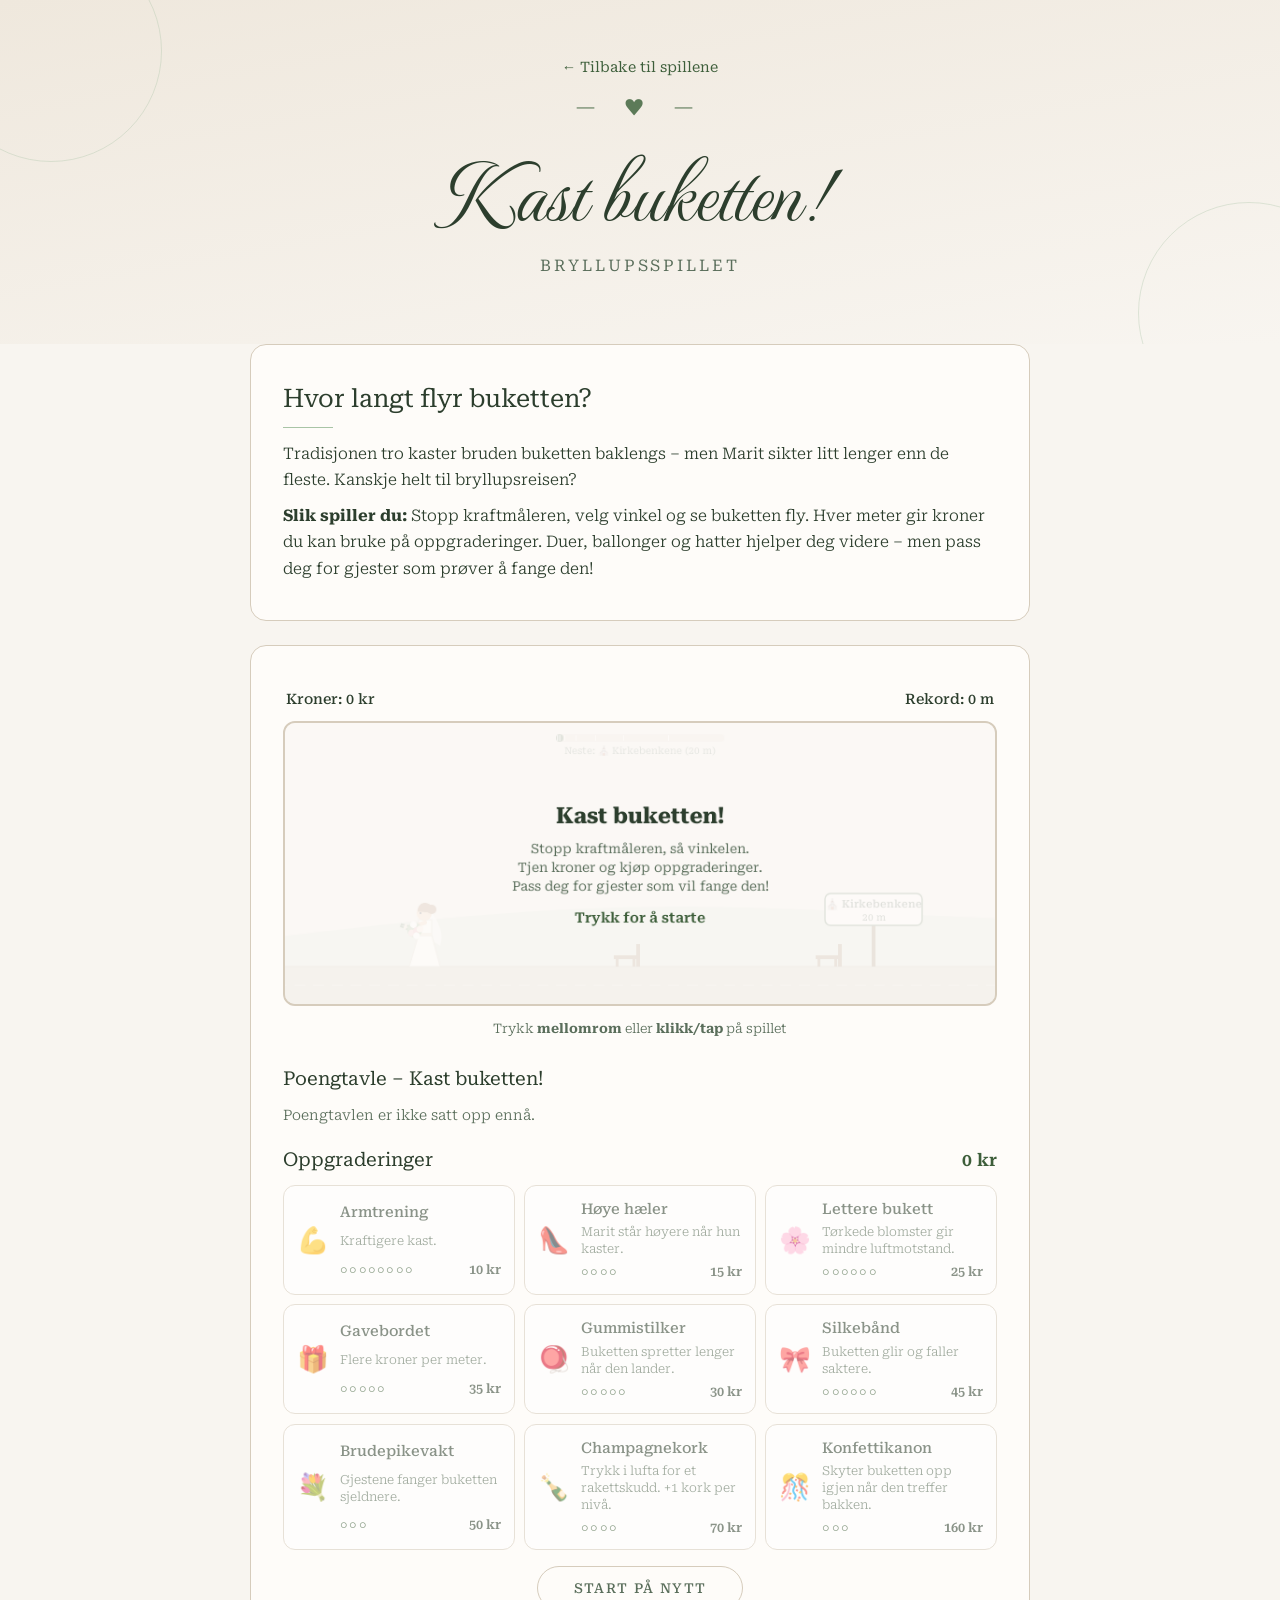
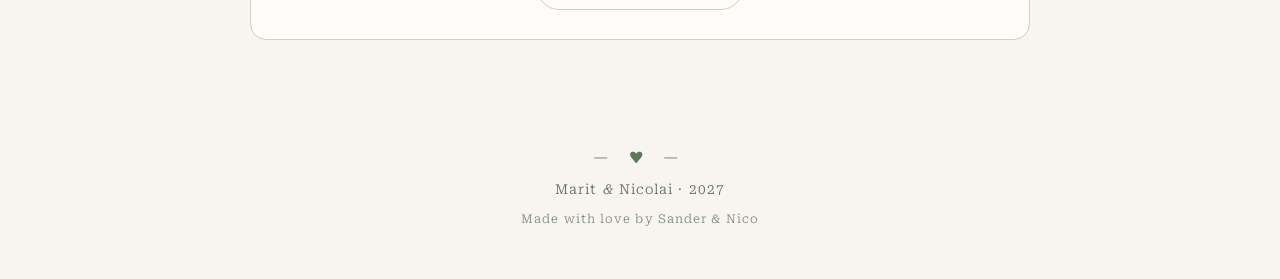
<file: spill/bukett.html>
<!doctype html>
<html lang="no">
  <head>
    <meta charset="UTF-8" />
    <meta name="viewport" content="width=device-width, initial-scale=1.0" />
    <title>Kast buketten! – Bryllupsspillet</title>
    <link rel="stylesheet" href="../styles.css" />
    <link rel="stylesheet" href="./spill.css" />
    <link rel="stylesheet" href="./scoreboard.css" />
  </head>
  <body>
    <header class="hero hero-small">
      <p class="eyebrow">
        <a href="../spill.html" class="back-link">&larr; Tilbake til spillene</a>
      </p>
      <span class="ornament">&mdash; &hearts; &mdash;</span>
      <h1>Kast buketten!</h1>
      <p class="date">Bryllupsspillet</p>
    </header>

    <main class="container">
      <section class="card">
        <h2>Hvor langt flyr buketten?</h2>
        <p>
          Tradisjonen tro kaster bruden buketten baklengs &ndash; men Marit
          sikter litt lenger enn de fleste. Kanskje helt til bryllupsreisen?
        </p>
        <p>
          <strong>Slik spiller du:</strong> Stopp kraftm&aring;leren, velg
          vinkel og se buketten fly. Hver meter gir kroner du kan bruke p&aring;
          oppgraderinger. Duer, ballonger og hatter hjelper deg videre &ndash;
          men pass deg for gjester som pr&oslash;ver &aring; fange den!
        </p>
      </section>

      <section class="card game-wrapper">
        <div class="game-hud">
          <span id="kr-display">Kroner: 0 kr</span>
          <span id="best-display">Rekord: 0 m</span>
        </div>
        <canvas id="game" width="760" height="300"></canvas>
        <p class="game-hint">Trykk <strong>mellomrom</strong> eller <strong>klikk/tap</strong> p&aring; spillet</p>

        <div id="scoreboard"></div>

        <div class="shop">
          <div class="shop-head">
            <h3>Oppgraderinger</h3>
            <span class="shop-money" id="shop-money">0 kr</span>
          </div>
          <div class="shop-grid" id="shop-grid"></div>
          <div class="shop-actions">
            <button type="button" class="button secondary" id="reset-btn">Start p&aring; nytt</button>
          </div>
        </div>
      </section>
    </main>

    <footer class="footer">
      <span class="ornament">&mdash; &hearts; &mdash;</span>
      <p>Marit <em>&amp;</em> Nicolai &middot; 2027</p>
      <p class="footer-credit">Made with love by Sander &amp; Nico</p>
    </footer>

    <script src="../script.js"></script>
    <script src="./scoreboard.js"></script>
    <script src="./bukett.js"></script>
  </body>
</html>
</file>
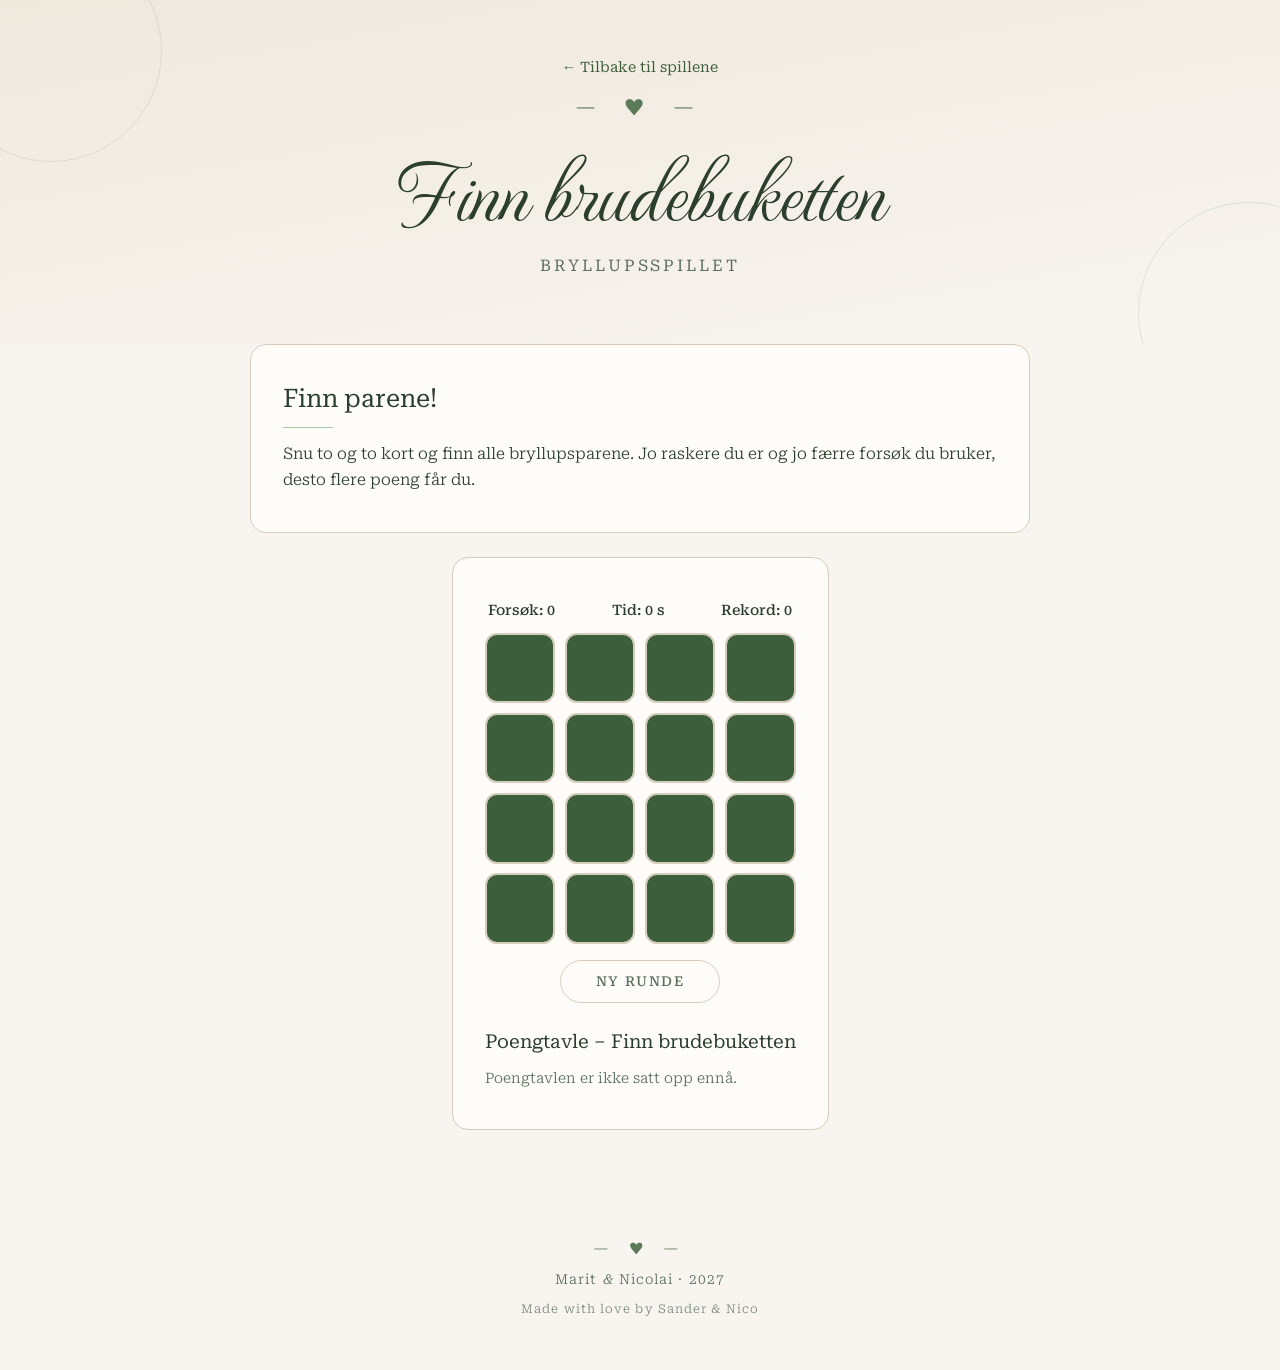
<file: spill/finn-brudebuketten.html>
<!doctype html>
<html lang="no">
  <head>
    <meta charset="UTF-8" />
    <meta name="viewport" content="width=device-width, initial-scale=1.0" />
    <title>Finn brudebuketten – Bryllupsspillet</title>
    <link rel="stylesheet" href="../styles.css" />
    <link rel="stylesheet" href="./spill.css" />
    <link rel="stylesheet" href="./scoreboard.css" />
  </head>
  <body>
    <header class="hero hero-small">
      <p class="eyebrow">
        <a href="../spill.html" class="back-link">&larr; Tilbake til spillene</a>
      </p>
      <span class="ornament">&mdash; &hearts; &mdash;</span>
      <h1>Finn brudebuketten</h1>
      <p class="date">Bryllupsspillet</p>
    </header>

    <main class="container">
      <section class="card">
        <h2>Finn parene!</h2>
        <p>
          Snu to og to kort og finn alle bryllupsparene. Jo raskere du er og jo
          f&aelig;rre fors&oslash;k du bruker, desto flere poeng f&aring;r du.
        </p>
      </section>

      <section class="card game-wrapper">
        <div class="game-hud">
          <span id="moves-display">Fors&oslash;k: 0</span>
          <span id="time-display">Tid: 0 s</span>
          <span id="best-display">Rekord: 0</span>
        </div>
        <div id="memory-grid" class="memory-grid"></div>
        <div class="shop-actions">
          <button type="button" class="button secondary" id="restart-btn">Ny runde</button>
        </div>
        <div id="scoreboard"></div>
      </section>
    </main>

    <footer class="footer">
      <span class="ornament">&mdash; &hearts; &mdash;</span>
      <p>Marit <em>&amp;</em> Nicolai &middot; 2027</p>
      <p class="footer-credit">Made with love by Sander &amp; Nico</p>
    </footer>

    <script src="../script.js"></script>
    <script src="./scoreboard.js"></script>
    <script src="./finn-brudebuketten.js"></script>
  </body>
</html>
</file>
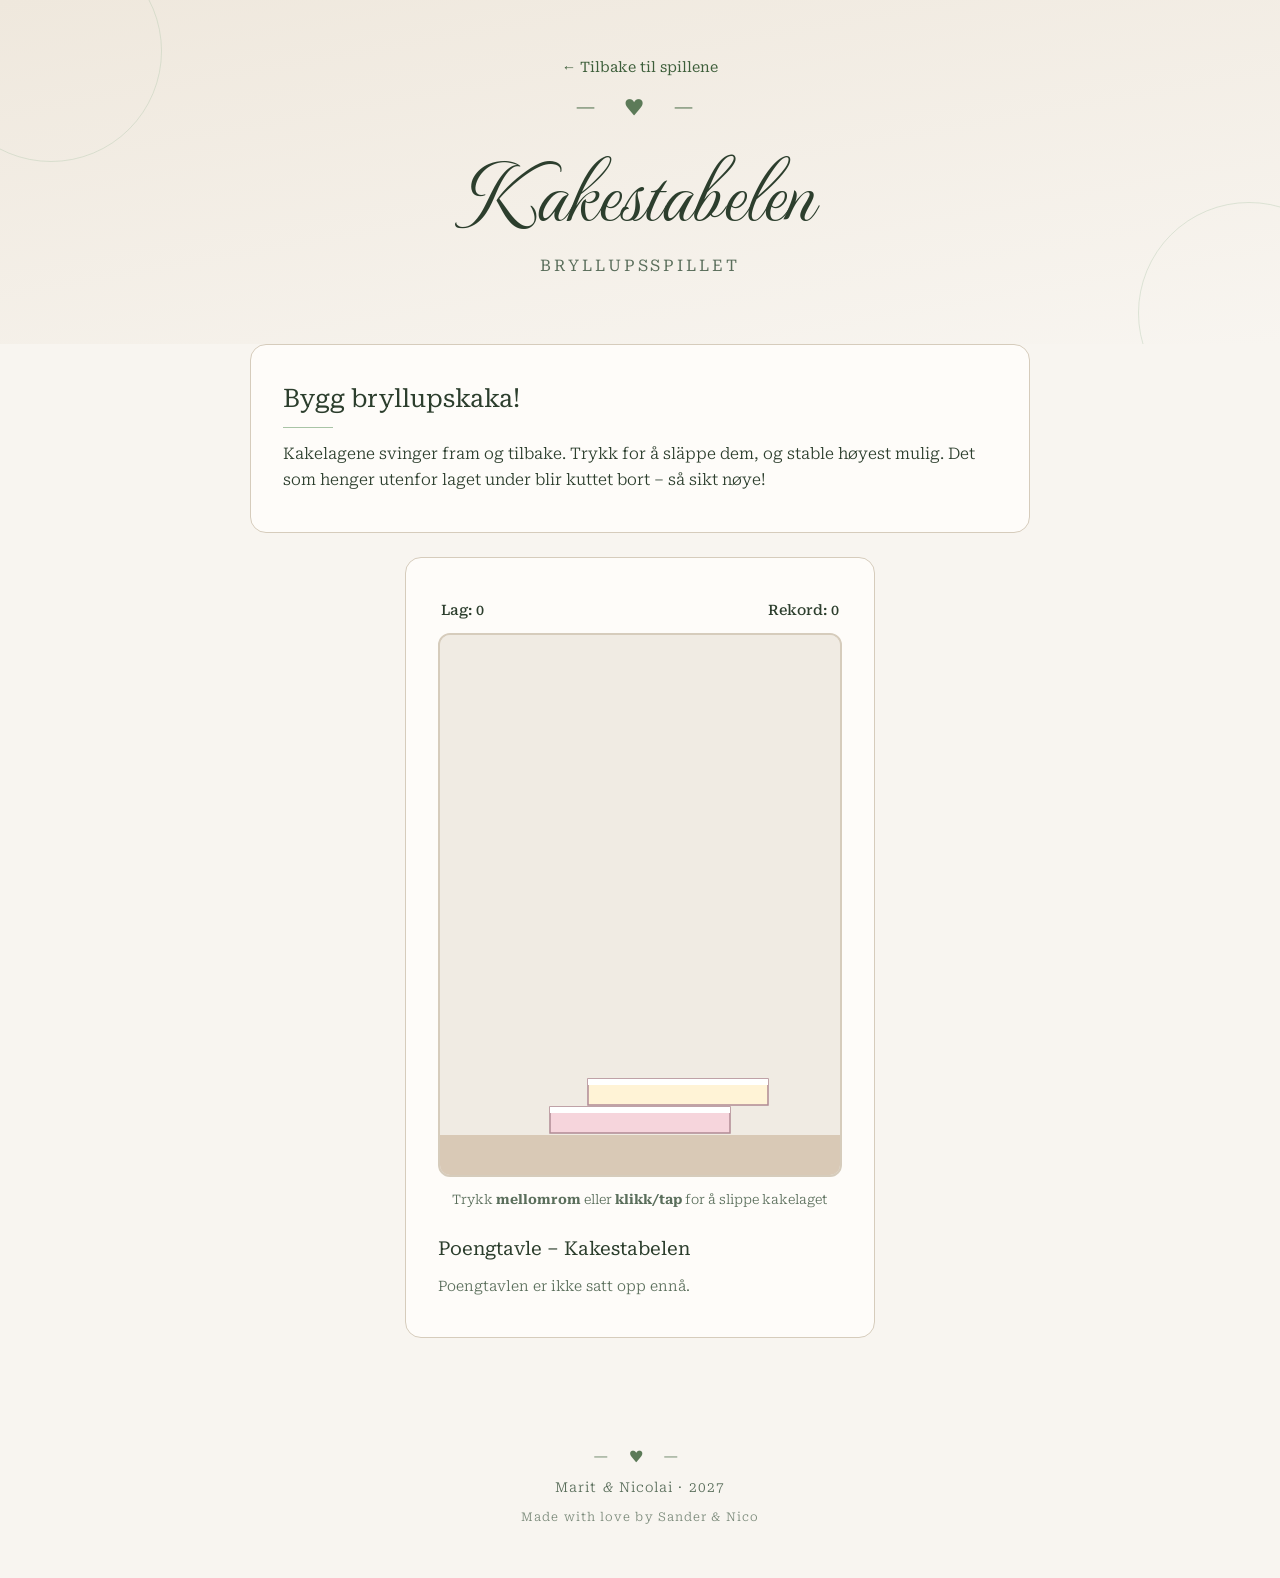
<file: spill/kakestabelen.html>
<!doctype html>
<html lang="no">
  <head>
    <meta charset="UTF-8" />
    <meta name="viewport" content="width=device-width, initial-scale=1.0" />
    <title>Kakestabelen – Bryllupsspillet</title>
    <link rel="stylesheet" href="../styles.css" />
    <link rel="stylesheet" href="./spill.css" />
    <link rel="stylesheet" href="./scoreboard.css" />
  </head>
  <body>
    <header class="hero hero-small">
      <p class="eyebrow">
        <a href="../spill.html" class="back-link">&larr; Tilbake til spillene</a>
      </p>
      <span class="ornament">&mdash; &hearts; &mdash;</span>
      <h1>Kakestabelen</h1>
      <p class="date">Bryllupsspillet</p>
    </header>

    <main class="container">
      <section class="card">
        <h2>Bygg bryllupskaka!</h2>
        <p>
          Kakelagene svinger fram og tilbake. Trykk for &aring; sl&auml;ppe dem,
          og stable h&oslash;yest mulig. Det som henger utenfor laget under
          blir kuttet bort &ndash; s&aring; sikt n&oslash;ye!
        </p>
      </section>

      <section class="card game-wrapper">
        <div class="game-hud">
          <span id="score-display">Lag: 0</span>
          <span id="best-display">Rekord: 0</span>
        </div>
        <canvas id="game" width="400" height="540"></canvas>
        <p class="game-hint">Trykk <strong>mellomrom</strong> eller <strong>klikk/tap</strong> for &aring; slippe kakelaget</p>
        <div id="scoreboard"></div>
      </section>
    </main>

    <footer class="footer">
      <span class="ornament">&mdash; &hearts; &mdash;</span>
      <p>Marit <em>&amp;</em> Nicolai &middot; 2027</p>
      <p class="footer-credit">Made with love by Sander &amp; Nico</p>
    </footer>

    <script src="../script.js"></script>
    <script src="./scoreboard.js"></script>
    <script src="./kakestabelen.js"></script>
  </body>
</html>
</file>
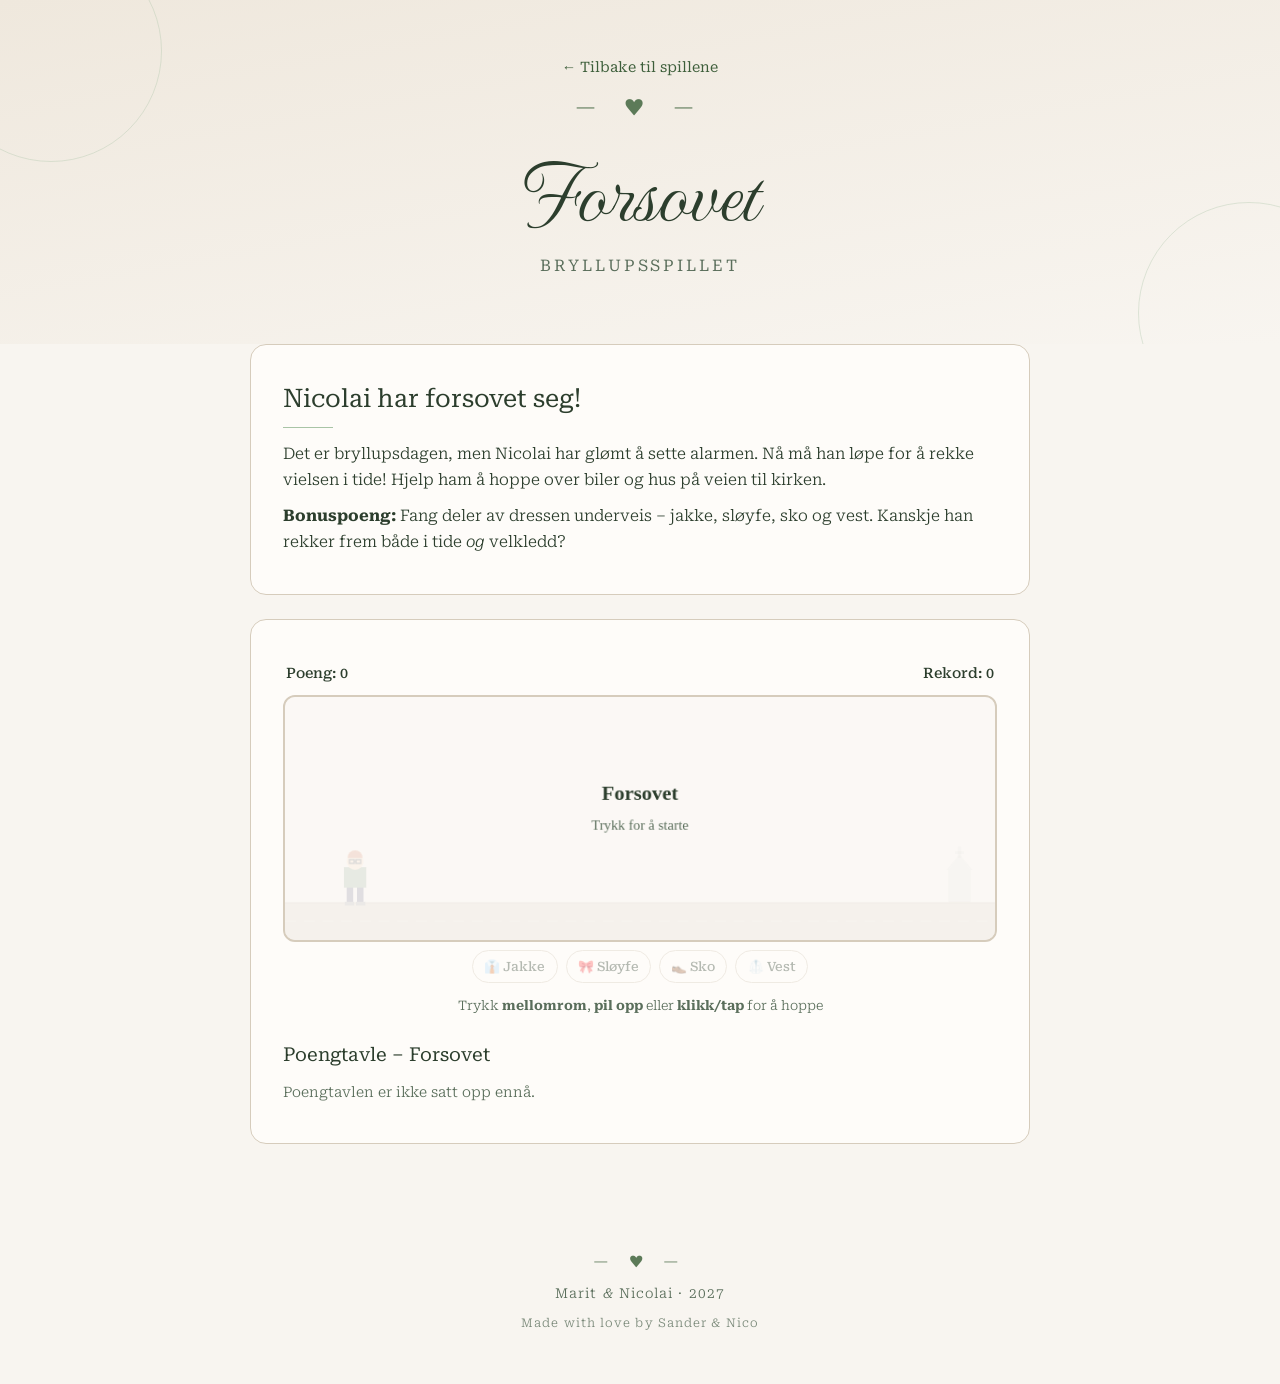
<file: spill/nicolai.html>
<!doctype html>
<html lang="no">
  <head>
    <meta charset="UTF-8" />
    <meta name="viewport" content="width=device-width, initial-scale=1.0" />
    <title>Forsovet – Bryllupsspillet</title>
    <link rel="stylesheet" href="../styles.css" />
    <link rel="stylesheet" href="./spill.css" />
    <link rel="stylesheet" href="./scoreboard.css" />
  </head>
  <body>
    <header class="hero hero-small">
      <p class="eyebrow">
        <a href="../spill.html" class="back-link">&larr; Tilbake til spillene</a>
      </p>
      <span class="ornament">&mdash; &hearts; &mdash;</span>
      <h1>Forsovet</h1>
      <p class="date">Bryllupsspillet</p>
    </header>

    <main class="container">
      <section class="card">
        <h2>Nicolai har forsovet seg!</h2>
        <p>
          Det er bryllupsdagen, men Nicolai har gl&oslash;mt &aring; sette alarmen.
          N&aring; m&aring; han l&oslash;pe for &aring; rekke vielsen i tide!
          Hjelp ham &aring; hoppe over biler og hus p&aring; veien til kirken.
        </p>
        <p>
          <strong>Bonuspoeng:</strong> Fang deler av dressen underveis &ndash;
          jakke, sløyfe, sko og vest. Kanskje han rekker frem
          b&aring;de i tide <em>og</em> velkledd?
        </p>
      </section>

      <section class="card game-wrapper">
        <div class="game-hud">
          <span id="score-display">Poeng: 0</span>
          <span id="highscore-display">Rekord: 0</span>
        </div>
        <canvas id="game" width="760" height="260"></canvas>
        <div class="tuxedo-inventory" id="tuxedo-inv">
          <span class="tuxedo-item" data-part="jakke">&#128084; Jakke</span>
          <span class="tuxedo-item" data-part="sloeyfe">&#127872; Sl&oslash;yfe</span>
          <span class="tuxedo-item" data-part="sko">&#128094; Sko</span>
          <span class="tuxedo-item" data-part="vest">&#129404; Vest</span>
        </div>
        <p class="game-hint">Trykk <strong>mellomrom</strong>, <strong>pil opp</strong> eller <strong>klikk/tap</strong> for &aring; hoppe</p>
        <div id="scoreboard"></div>
      </section>
    </main>

    <footer class="footer">
      <span class="ornament">&mdash; &hearts; &mdash;</span>
      <p>Marit <em>&amp;</em> Nicolai &middot; 2027</p>
      <p class="footer-credit">Made with love by Sander &amp; Nico</p>
    </footer>

    <script src="../script.js"></script>
    <script src="./scoreboard.js"></script>
    <script src="./nicolai.js"></script>
  </body>
</html>
</file>
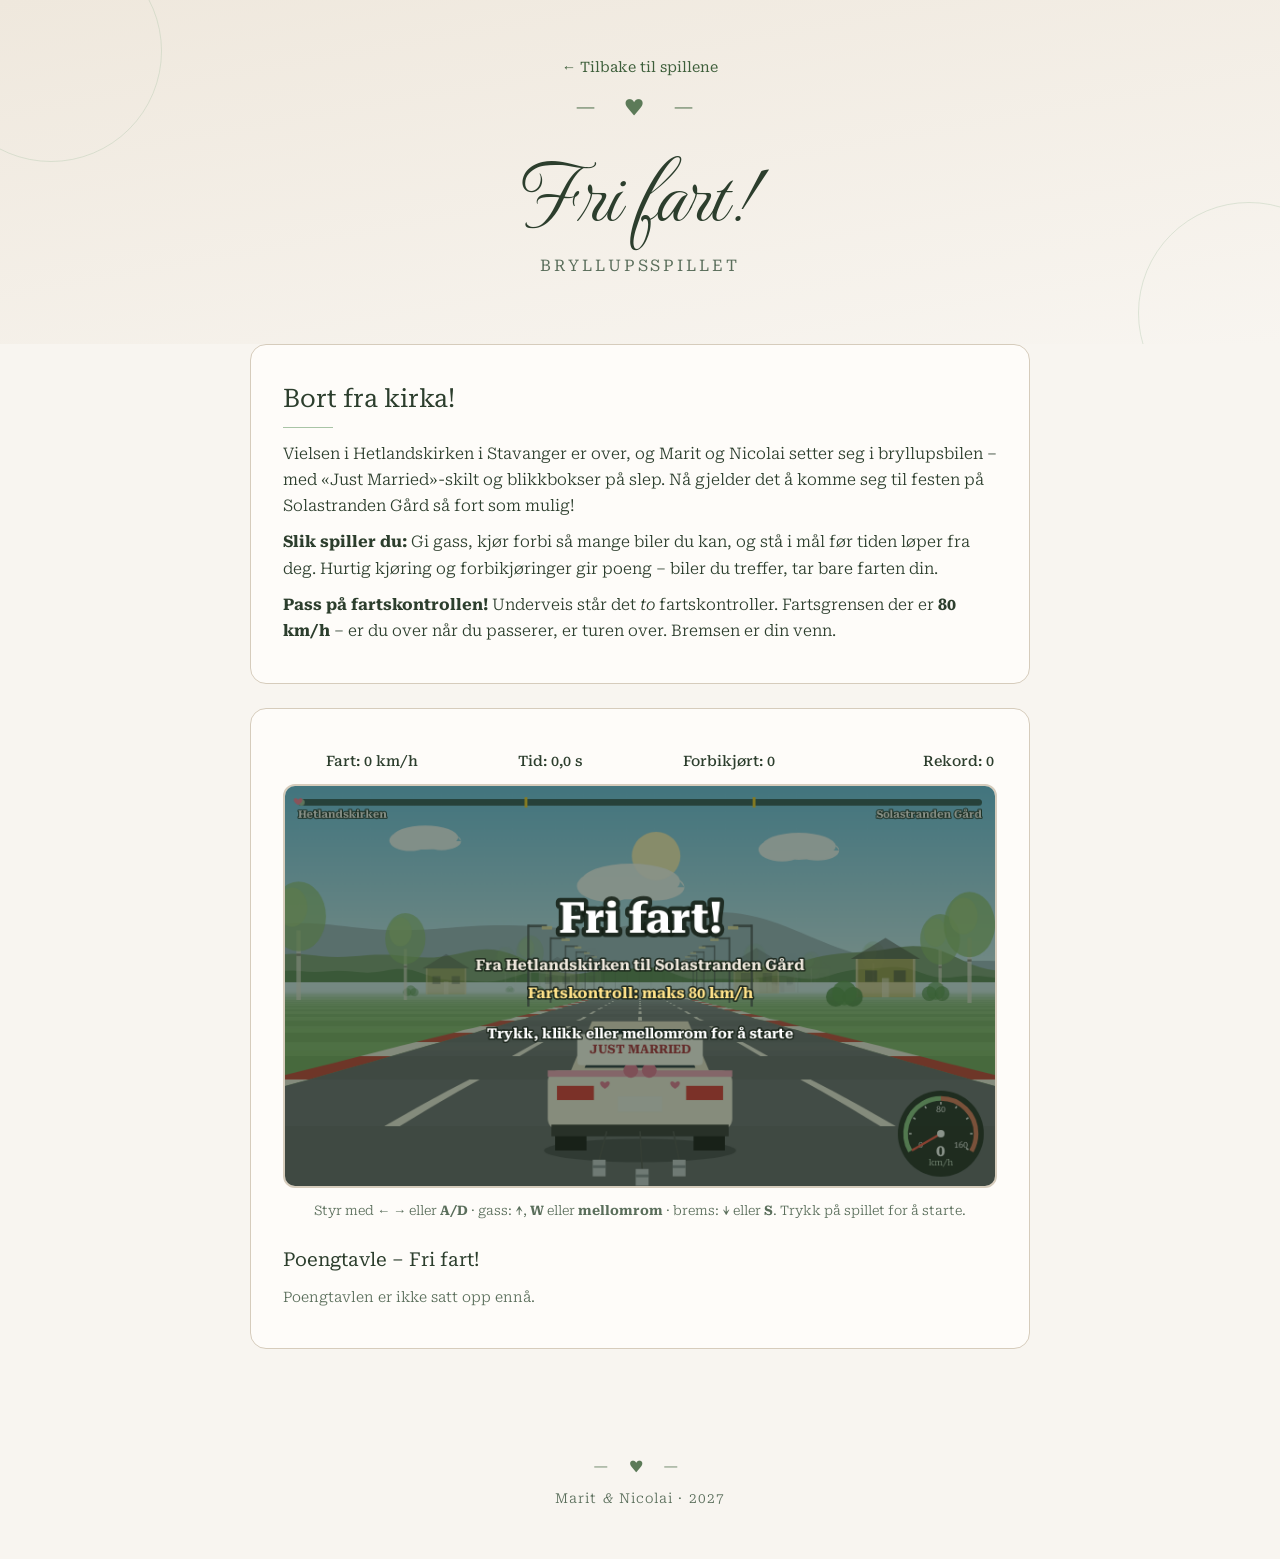
<file: spill/racer.html>
<!doctype html>
<html lang="no">
  <head>
    <meta charset="UTF-8" />
    <meta name="viewport" content="width=device-width, initial-scale=1.0" />
    <title>Fri fart! &ndash; Bryllupsspillet</title>
    <link rel="stylesheet" href="../styles.css" />
    <link rel="stylesheet" href="./spill.css" />
    <link rel="stylesheet" href="./scoreboard.css" />
    <style>
      .race-hud {
        display: grid;
        grid-template-columns: repeat(4, 1fr);
        gap: 0.2rem 0.5rem;
        font-variant-numeric: tabular-nums;
      }
      .race-hud span:nth-child(2),
      .race-hud span:nth-child(3) {
        text-align: center;
      }
      .race-hud span:last-child {
        text-align: right;
      }
      @media (max-width: 700px) {
        .race-hud {
          grid-template-columns: repeat(2, 1fr);
        }
        .race-hud span:nth-child(odd) {
          text-align: left;
        }
        .race-hud span:nth-child(even) {
          text-align: right;
        }
      }
      .race-box {
        margin: 0.9rem auto 0;
        max-width: 760px;
        padding: 0.9rem 1rem;
        border-radius: 12px;
        text-align: center;
      }
      .race-box[hidden] {
        display: none;
      }
      .race-box p {
        margin: 0 0 0.7rem;
        font-weight: 500;
      }
      .race-fail {
        background: #f7dcd6;
        border: 2px solid #c0392b;
        color: #7a1d12;
      }
      .race-fail p {
        font-size: 1.1rem;
        font-weight: 600;
      }
      .race-win {
        background: var(--blush);
        border: 2px solid var(--accent);
        color: var(--accent);
      }

      .touch-controls {
        display: none;
        justify-content: space-between;
        gap: 0.8rem;
        max-width: 760px;
        margin: 0.8rem auto 0;
        user-select: none;
        -webkit-user-select: none;
        -webkit-touch-callout: none;
      }
      .touch-group {
        display: flex;
        gap: 0.6rem;
      }
      .tc-btn {
        min-width: 68px;
        height: 68px;
        padding: 0 0.6rem;
        display: flex;
        align-items: center;
        justify-content: center;
        border-radius: 16px;
        border: 2px solid var(--accent);
        background: #fff;
        color: var(--accent);
        font-size: 1.1rem;
        font-weight: 600;
        touch-action: none;
        cursor: pointer;
      }
      .tc-btn.active {
        background: var(--accent);
        color: #fff;
      }
      .tc-gas {
        min-width: 96px;
      }
      @media (pointer: coarse), (max-width: 700px) {
        .touch-controls {
          display: flex;
        }
      }
    </style>
  </head>
  <body>
    <header class="hero hero-small">
      <p class="eyebrow">
        <a href="../spill.html" class="back-link">&larr; Tilbake til spillene</a>
      </p>
      <span class="ornament">&mdash; &hearts; &mdash;</span>
      <h1>Fri fart!</h1>
      <p class="date">Bryllupsspillet</p>
    </header>

    <main class="container">
      <section class="card">
        <h2>Bort fra kirka!</h2>
        <p>
          Vielsen i Hetlandskirken i Stavanger er over, og Marit og Nicolai
          setter seg i bryllupsbilen &ndash; med &laquo;Just Married&raquo;-skilt
          og blikkbokser p&aring; slep. N&aring; gjelder det &aring; komme seg
          til festen p&aring; Solastranden G&aring;rd s&aring; fort som mulig!
        </p>
        <p>
          <strong>Slik spiller du:</strong> Gi gass, kj&oslash;r forbi s&aring;
          mange biler du kan, og st&aring; i m&aring;l f&oslash;r tiden l&oslash;per
          fra deg. Hurtig kj&oslash;ring og forbikj&oslash;ringer gir poeng
          &ndash; biler du treffer, tar bare farten din.
        </p>
        <p>
          <strong>Pass p&aring; fartskontrollen!</strong> Underveis st&aring;r det
          <em>to</em> fartskontroller. Fartsgrensen der er
          <strong>80 km/h</strong> &ndash; er du over n&aring;r du passerer, er
          turen over. Bremsen er din venn.
        </p>
      </section>

      <section class="card game-wrapper">
        <div class="game-hud race-hud">
          <span id="speed-display">Fart: 0 km/h</span>
          <span id="time-display">Tid: 0,0 s</span>
          <span id="pass-display">Forbikj&oslash;rt: 0</span>
          <span id="best-display">Rekord: 0</span>
        </div>
        <canvas id="game" width="760" height="428"></canvas>

        <div id="fail-box" class="race-box race-fail" role="alert" hidden>
          <p id="fail-msg"></p>
          <button type="button" class="button" id="retry-btn">Pr&oslash;v igjen</button>
        </div>
        <div id="win-box" class="race-box race-win" hidden>
          <p id="win-msg"></p>
          <button type="button" class="button" id="again-btn">Kj&oslash;r igjen</button>
        </div>

        <div class="touch-controls" id="touch">
          <div class="touch-group">
            <div class="tc-btn" data-ctrl="left" role="button" aria-label="Sving til venstre">&larr;</div>
            <div class="tc-btn" data-ctrl="right" role="button" aria-label="Sving til h&oslash;yre">&rarr;</div>
          </div>
          <div class="touch-group">
            <div class="tc-btn" data-ctrl="brake" role="button" aria-label="Brems">Brems</div>
            <div class="tc-btn tc-gas" data-ctrl="gas" role="button" aria-label="Gass">Gass</div>
          </div>
        </div>

        <p class="game-hint">
          Styr med <strong>&larr; &rarr;</strong> eller <strong>A/D</strong>
          &middot; gass: <strong>&uarr;</strong>, <strong>W</strong> eller
          <strong>mellomrom</strong> &middot; brems: <strong>&darr;</strong>
          eller <strong>S</strong>. Trykk p&aring; spillet for &aring; starte.
        </p>
        <div id="scoreboard"></div>
      </section>
    </main>

    <footer class="footer">
      <span class="ornament">&mdash; &hearts; &mdash;</span>
      <p>Marit <em>&amp;</em> Nicolai &middot; 2027</p>
    </footer>

    <script src="../script.js"></script>
    <script src="./scoreboard.js"></script>
    <script src="./racer.js"></script>
  </body>
</html>
</file>
<file: styles.css>
@import url('https://fonts.googleapis.com/css2?family=MonteCarlo&family=Roboto+Serif:ital,wght@0,300;0,400;0,500;0,600;1,300;1,400&display=swap');

:root {
  color-scheme: light;
  --bg: #f8f5f0;
  --text: #2c3e2d;
  --text-light: #5a6e5b;
  --card: #fefcf9;
  --accent: #3d5e3a;
  --accent-hover: #2e4a2b;
  --accent-light: #a8c4a6;
  --border: #d6ccbc;
  --gold: #5c7a58;
  --blush: #efe8dd;
  --font-script: 'MonteCarlo', cursive;
  --font-serif: 'Roboto Serif', 'Georgia', serif;
}

* {
  box-sizing: border-box;
}

body {
  margin: 0;
  font-family: var(--font-serif);
  font-weight: 300;
  background: var(--bg);
  color: var(--text);
  line-height: 1.65;
  font-size: 16px;
}

/* ---- HERO ---- */

.hero {
  position: relative;
  text-align: center;
  padding: 6rem 1.5rem 4rem;
  background: linear-gradient(170deg, #efe8dd 0%, #f8f5f0 100%);
  overflow: hidden;
}

.hero::before,
.hero::after {
  content: '';
  position: absolute;
  width: 220px;
  height: 220px;
  border: 1px solid var(--accent-light);
  border-radius: 50%;
  opacity: 0.35;
  pointer-events: none;
}

.hero::before {
  top: -60px;
  left: -60px;
}

.hero::after {
  bottom: -80px;
  right: -80px;
}

.eyebrow {
  margin: 0 0 0.5rem;
  letter-spacing: 0.25em;
  text-transform: uppercase;
  font-size: 0.72rem;
  font-weight: 500;
  color: var(--accent);
}

.ornament {
  display: block;
  margin: 0.6rem auto 0.8rem;
  font-size: 1.4rem;
  color: var(--gold);
  letter-spacing: 0.5em;
  user-select: none;
}

h1 {
  margin: 0;
  font-family: var(--font-script);
  font-weight: 400;
  font-size: clamp(3rem, 8vw, 5.5rem);
  line-height: 1.15;
  color: var(--text);
}

h1 .amp {
  font-style: italic;
  font-weight: 300;
  color: var(--gold);
  padding: 0 0.15em;
}

.date {
  margin: 0.8rem 0 2rem;
  font-family: var(--font-serif);
  font-size: 1rem;
  font-weight: 400;
  letter-spacing: 0.18em;
  text-transform: uppercase;
  color: var(--text-light);
}

/* ---- HERO IMAGE ---- */

.hero-image-wrapper {
  max-width: 420px;
  margin: 0 auto 2.5rem;
}

.hero-image {
  width: 100%;
  aspect-ratio: 1 / 1;
  object-fit: cover;
  border-radius: 50%;
  border: 4px solid #fff;
  box-shadow: 0 8px 40px rgba(61, 94, 58, 0.15);
}

/* ---- SECTION DIVIDER ---- */

.divider {
  display: block;
  text-align: center;
  margin: 0.5rem 0;
  font-size: 1.2rem;
  color: var(--gold);
  letter-spacing: 0.4em;
  user-select: none;
}

/* ---- CONTAINER / CARDS ---- */

.container {
  width: min(780px, 90vw);
  margin: 0 auto 4rem;
  display: grid;
  gap: 1.5rem;
}

.card {
  background: var(--card);
  border: 1px solid var(--border);
  border-radius: 16px;
  padding: 2rem 2rem 1.8rem;
}

h2 {
  font-family: var(--font-serif);
  font-weight: 400;
  font-size: 1.6rem;
  margin: 0 0 0.8rem;
  color: var(--text);
}

h2::after {
  content: '';
  display: block;
  width: 50px;
  height: 1px;
  background: var(--accent-light);
  margin-top: 0.5rem;
}

.center h2::after {
  margin-left: auto;
  margin-right: auto;
}

p {
  margin: 0 0 0.6rem;
}

ul {
  padding-left: 0;
  list-style: none;
  margin: 0;
}

ul li {
  padding: 0.35rem 0;
  border-bottom: 1px solid var(--border);
}

ul li:last-child {
  border-bottom: none;
}

/* ---- BUTTONS ---- */

.button {
  display: inline-block;
  border: none;
  border-radius: 999px;
  background: var(--accent);
  color: #fff;
  padding: 0.8rem 2.2rem;
  font-family: var(--font-serif);
  font-size: 0.85rem;
  font-weight: 500;
  letter-spacing: 0.1em;
  text-transform: uppercase;
  text-decoration: none;
  cursor: pointer;
  transition: background 0.25s ease, transform 0.2s ease;
}

.button:hover {
  background: var(--accent-hover);
  transform: translateY(-1px);
}

/* ---- FORMS ---- */

.form {
  display: grid;
  gap: 1rem;
}

label {
  display: grid;
  gap: 0.3rem;
  font-weight: 500;
  font-size: 0.9rem;
  color: var(--text);
}

input,
select,
textarea {
  font: inherit;
  font-weight: 300;
  border: 1px solid var(--border);
  border-radius: 10px;
  padding: 0.7rem 0.85rem;
  background: #fff;
  transition: border-color 0.2s ease, box-shadow 0.2s ease;
}

input:focus,
select:focus,
textarea:focus {
  outline: none;
  border-color: var(--accent);
  box-shadow: 0 0 0 3px rgba(61, 94, 58, 0.12);
}

.status {
  margin: 0.4rem 0 0;
  font-size: 0.9rem;
  color: #4a7c59;
  min-height: 1.4em;
}

.status.error {
  color: #a33;
}

/* ---- UTILITY ---- */

.center {
  text-align: center;
}

a {
  color: var(--accent);
}

/* ---- HERO SMALL (svar.html) ---- */

.hero-small {
  padding: 3.5rem 1.5rem 2rem;
}

.hero-banner {
  background: linear-gradient(rgba(248, 245, 240, 0.82), rgba(248, 245, 240, 0.94)),
    url('./bilder/hetlandskirken.jpg') center / cover no-repeat;
}

/* ---- PHOTOS ---- */

.photo {
  margin: 0 0 1rem;
}

.photo img {
  display: block;
  width: 100%;
  height: auto;
  border-radius: 12px;
}

.photo figcaption,
.credit {
  margin-top: 0.4rem;
  font-size: 0.75rem;
  color: var(--text-light);
}

.back-link {
  color: var(--accent);
  text-decoration: none;
  text-transform: none;
  letter-spacing: normal;
  font-size: 0.9rem;
  font-weight: 400;
}

.back-link:hover {
  text-decoration: underline;
}

/* ---- MAPS ---- */

.map {
  display: block;
  width: 100%;
  height: 320px;
  margin-top: 1rem;
  border: 1px solid var(--border);
  border-radius: 12px;
}

/* ---- RINGS (forlovere.html) ---- */

.ring-grid {
  display: flex;
  flex-wrap: wrap;
  justify-content: center;
  gap: 1.5rem;
  margin-top: 1rem;
}

.ring {
  width: 140px;
  height: 140px;
  border-radius: 50%;
  border: 2px solid var(--accent-light);
  background: #fff;
  overflow: hidden;
  isolation: isolate;
}

.person {
  margin: 0;
  width: 160px;
}

.ring img {
  width: 100%;
  height: 100%;
  object-fit: cover;
  object-position: center top;
  border-radius: 50%;
  display: block;
}

.person .ring {
  margin: 0 auto 0.5rem;
}

.person figcaption {
  font-size: 0.9rem;
  font-weight: 400;
}

/* ---- COLLAGE (forlovere.html) ---- */

.person-bio {
  width: 260px;
}

.person-bio p {
  margin: 0.5rem 0 0;
  font-size: 0.9rem;
  line-height: 1.6;
  color: var(--text-light);
}

.bio-text {
  margin: 1.5rem 0 0;
  text-align: left;
  line-height: 1.7;
}

.collage {
  display: grid;
  grid-template-columns: repeat(6, 1fr);
  gap: 0.5rem;
  margin-top: 1.5rem;
}

.collage img {
  width: 100%;
  display: block;
  object-fit: cover;
  border-radius: 8px;
}

.collage-big {
  grid-column: span 4;
  grid-row: span 2;
  aspect-ratio: 1;
}

.collage-small {
  grid-column: span 2;
  aspect-ratio: 1;
}

.collage-wide {
  grid-column: 1 / -1;
  height: auto;
}

.collage-half {
  grid-column: span 3;
  aspect-ratio: 3 / 2;
}

/* ---- SITE NAV ---- */

.site-nav {
  position: sticky;
  top: 0;
  z-index: 10;
  display: flex;
  flex-wrap: wrap;
  justify-content: center;
  gap: 0.5rem 1.5rem;
  padding: 0.8rem 1rem;
  background: rgba(254, 252, 249, 0.95);
  border-bottom: 1px solid var(--border);
}

.site-nav a {
  color: var(--text);
  text-decoration: none;
  font-size: 0.8rem;
  font-weight: 500;
  letter-spacing: 0.08em;
  text-transform: uppercase;
}

.site-nav a:hover {
  color: var(--accent);
}

/* ---- FOOTER ---- */

.footer {
  text-align: center;
  padding: 2rem 1rem 2.5rem;
  color: var(--text-light);
  font-size: 0.85rem;
  letter-spacing: 0.08em;
}

.footer .ornament {
  font-size: 1rem;
  margin-bottom: 0.4rem;
}

.footer .footer-credit {
  margin-top: 0.4rem;
  font-size: 0.75rem;
  opacity: 0.8;
}

/* ---- RESPONSIVE ---- */

@media (max-width: 600px) {
  .hero {
    padding: 4rem 1rem 3rem;
  }

  .card {
    padding: 1.4rem 1.2rem;
  }

  .hero-image-wrapper {
    max-width: 280px;
  }
}
</file>
<file: spill/spill.css>
/* Felles stil for bryllupsspillene */

.game-wrapper {
  max-width: 800px;
  margin: 0 auto;
  text-align: center;
}

canvas {
  display: block;
  margin: 0 auto;
  border: 2px solid var(--border);
  border-radius: 12px;
  background: #f0ebe3;
  max-width: 100%;
  height: auto;
  cursor: pointer;
  touch-action: manipulation;
}

.game-hud {
  display: flex;
  justify-content: space-between;
  gap: 0.5rem;
  flex-wrap: wrap;
  font-size: 0.9rem;
  font-weight: 500;
  padding: 0.6rem 0.2rem;
  color: var(--text);
}

.game-hint {
  margin-top: 0.8rem;
  font-size: 0.82rem;
  color: var(--text-light);
}

/* ---- Nicolai: dressdeler ---- */

.tuxedo-inventory {
  display: flex;
  gap: 0.5rem;
  justify-content: center;
  margin-top: 0.5rem;
  flex-wrap: wrap;
}

.tuxedo-item {
  padding: 0.3rem 0.7rem;
  border-radius: 999px;
  font-size: 0.8rem;
  font-weight: 500;
  border: 1px solid var(--border);
  background: var(--card);
  opacity: 0.35;
  transition: opacity 0.3s, background 0.3s;
}

.tuxedo-item.collected {
  opacity: 1;
  background: var(--accent);
  color: #fff;
  border-color: var(--accent);
}

/* ---- Spilloversikt ---- */

.game-list {
  display: grid;
  grid-template-columns: repeat(auto-fit, minmax(240px, 1fr));
  gap: 1.5rem;
}

.game-card {
  display: flex;
  flex-direction: column;
  align-items: center;
  text-align: center;
}

.game-card .game-icon {
  font-size: 2.6rem;
  line-height: 1;
  margin-bottom: 0.6rem;
}

.game-card p {
  flex: 1;
}

/* ---- Bukett: butikk ---- */

.shop {
  margin-top: 1rem;
  text-align: left;
}

.shop-head {
  display: flex;
  justify-content: space-between;
  align-items: baseline;
  flex-wrap: wrap;
  gap: 0.5rem;
  margin-bottom: 0.6rem;
}

.shop-head h3 {
  margin: 0;
  font-weight: 400;
  font-size: 1.2rem;
}

.shop-money {
  font-weight: 600;
  font-size: 1.1rem;
  color: var(--accent);
}

.shop-grid {
  display: grid;
  grid-template-columns: repeat(auto-fill, minmax(220px, 1fr));
  gap: 0.6rem;
}

.upgrade {
  display: grid;
  grid-template-columns: auto 1fr;
  gap: 0.2rem 0.7rem;
  align-items: center;
  padding: 0.7rem 0.8rem;
  border: 1px solid var(--border);
  border-radius: 12px;
  background: #fff;
  font: inherit;
  font-weight: 300;
  color: var(--text);
  text-align: left;
  cursor: pointer;
  transition: border-color 0.2s, box-shadow 0.2s, transform 0.15s;
}

.upgrade:hover:not(:disabled) {
  border-color: var(--accent);
  box-shadow: 0 0 0 3px rgba(61, 94, 58, 0.12);
  transform: translateY(-1px);
}

.upgrade:disabled {
  cursor: default;
  opacity: 0.55;
}

.upgrade.maxed {
  opacity: 1;
  background: var(--blush);
}

.upgrade-icon {
  grid-row: span 3;
  font-size: 1.6rem;
}

.upgrade-name {
  font-weight: 500;
  font-size: 0.92rem;
}

.upgrade-desc {
  font-size: 0.78rem;
  color: var(--text-light);
  line-height: 1.35;
}

.upgrade-meta {
  display: flex;
  justify-content: space-between;
  align-items: center;
  font-size: 0.8rem;
}

.upgrade-dots {
  letter-spacing: 0.1em;
  color: var(--accent);
}

.upgrade-price {
  font-weight: 600;
}

.shop-actions {
  display: flex;
  justify-content: center;
  gap: 0.8rem;
  flex-wrap: wrap;
  margin-top: 1rem;
}

.button.secondary {
  background: transparent;
  color: var(--text-light);
  border: 1px solid var(--border);
}

.button.secondary:hover {
  background: var(--blush);
}

.button.danger {
  background: #a33;
}

@media (max-width: 600px) {
  .shop-grid {
    grid-template-columns: repeat(2, minmax(0, 1fr));
    gap: 0.5rem;
  }

  .upgrade {
    min-width: 0;
    grid-template-columns: auto minmax(0, 1fr);
    padding: 0.6rem;
  }

  .upgrade-icon {
    grid-row: auto;
    font-size: 1.3rem;
  }

  .upgrade-desc,
  .upgrade-meta {
    grid-column: 1 / -1;
  }
}

/* ---- Finn brudebuketten: memory ---- */

.memory-grid {
  display: grid;
  grid-template-columns: repeat(4, 1fr);
  gap: 0.6rem;
  max-width: 420px;
  margin: 0 auto;
}

.memory-card {
  aspect-ratio: 1;
  font-size: 2rem;
  line-height: 1;
  border: 2px solid var(--border);
  border-radius: 12px;
  background: var(--accent);
  color: #fff;
  cursor: pointer;
  padding: 0;
  touch-action: manipulation;
}

.memory-card.open,
.memory-card.matched {
  background: #fff;
  color: inherit;
}

.memory-card.matched {
  opacity: 0.55;
  cursor: default;
}
</file>
<file: spill/scoreboard.css>
/* Poengtavle og navneinnsending */

.score-prompt {
  margin-top: 1rem;
  padding: 1.2rem 1.2rem 0.8rem;
  border: 1px solid var(--accent-light);
  border-radius: 12px;
  background: var(--blush);
  text-align: center;
}

.score-prompt-result {
  margin: 0 0 0.4rem;
  font-size: 1.2rem;
  font-weight: 500;
  color: var(--accent);
}

.score-form {
  display: flex;
  gap: 0.6rem;
  justify-content: center;
  flex-wrap: wrap;
  margin: 0.8rem 0 0.4rem;
}

.score-form input {
  min-width: 0;
  flex: 1 1 160px;
  max-width: 260px;
}

.board {
  margin-top: 1.4rem;
  text-align: left;
}

.board-title {
  margin: 0 0 0.6rem;
  font-weight: 400;
  font-size: 1.2rem;
}

.board-empty {
  color: var(--text-light);
  font-size: 0.9rem;
}

.board-table {
  width: 100%;
  border-collapse: collapse;
  font-size: 0.9rem;
}

.board-table th,
.board-table td {
  padding: 0.35rem 0.4rem;
  border-bottom: 1px solid var(--border);
  text-align: left;
}

.board-table th {
  font-weight: 500;
  font-size: 0.75rem;
  color: var(--text-light);
}

.board-place {
  width: 2.2rem;
  color: var(--text-light);
}

.board-score,
.board-pts,
.board-total {
  text-align: right;
  white-space: nowrap;
}

.board-total {
  font-weight: 600;
  color: var(--accent);
}

.board-overall {
  display: block;
  overflow-x: auto;
}
</file>
